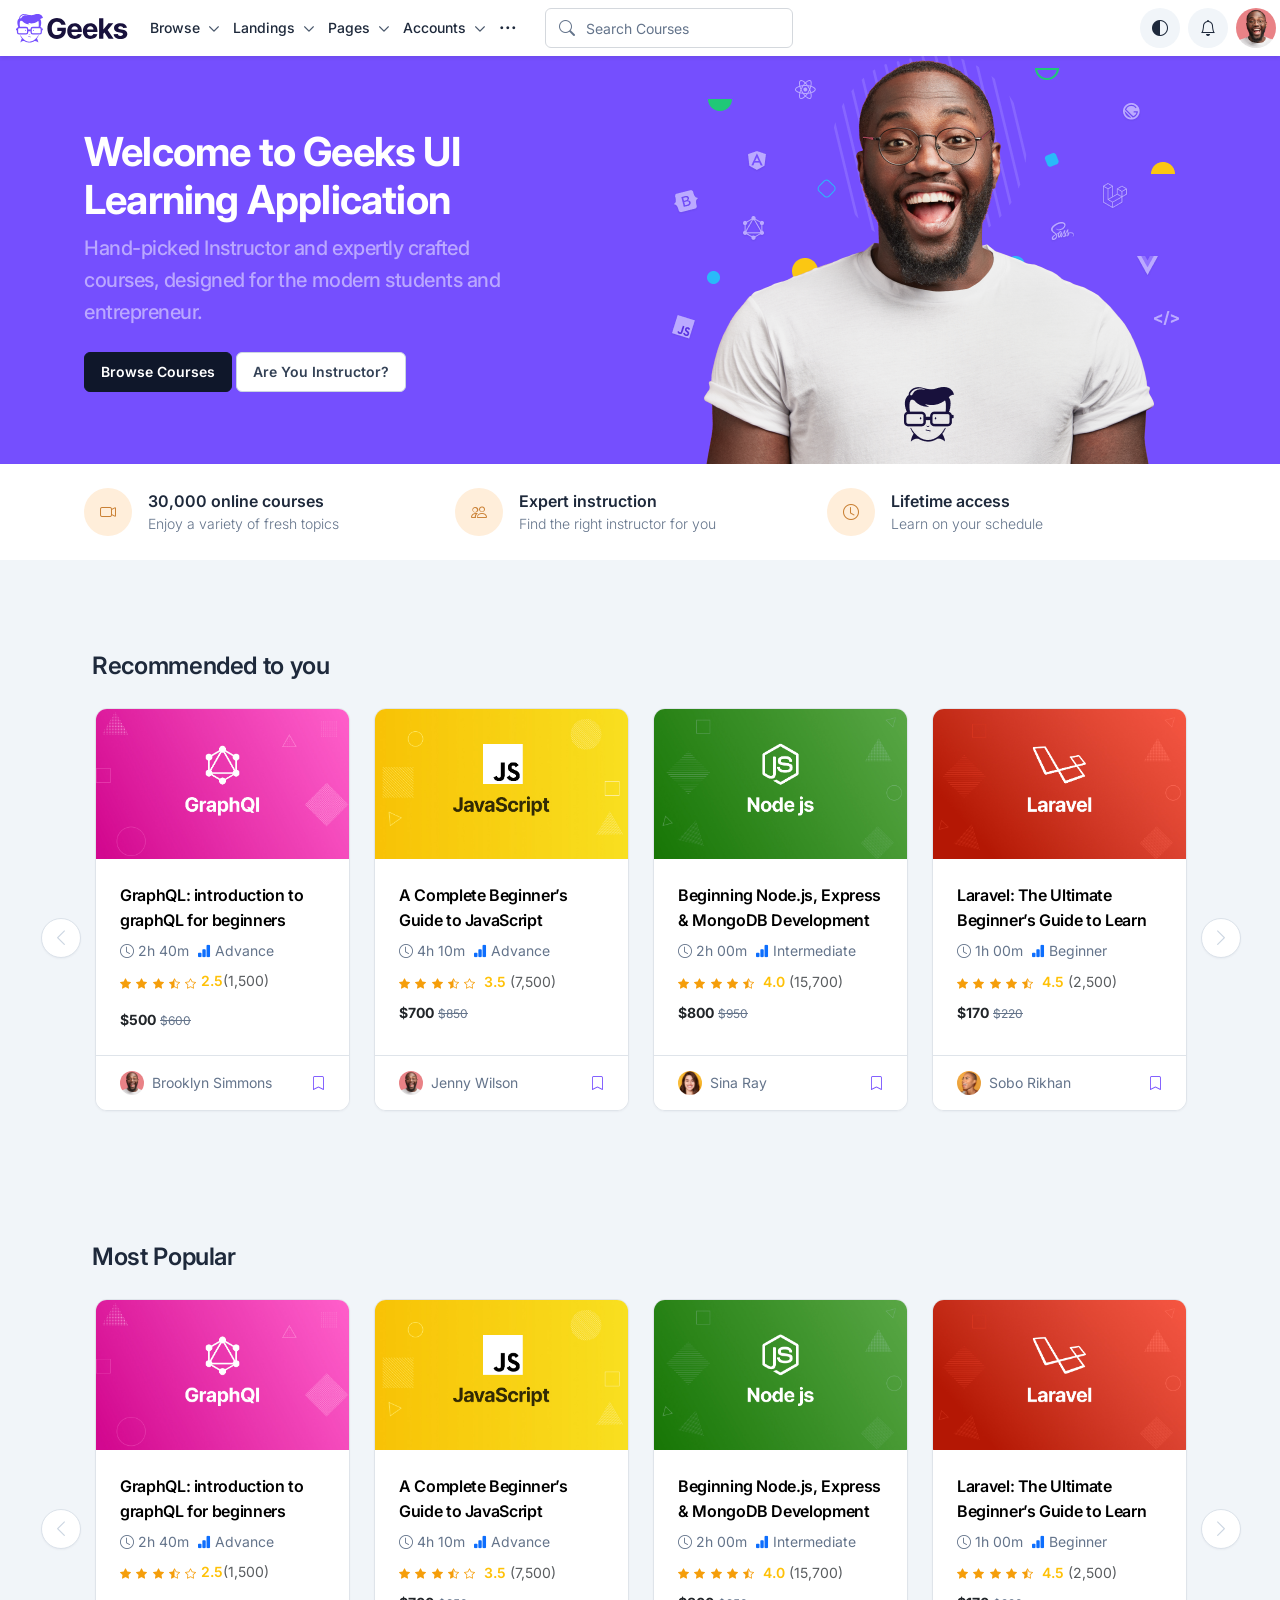
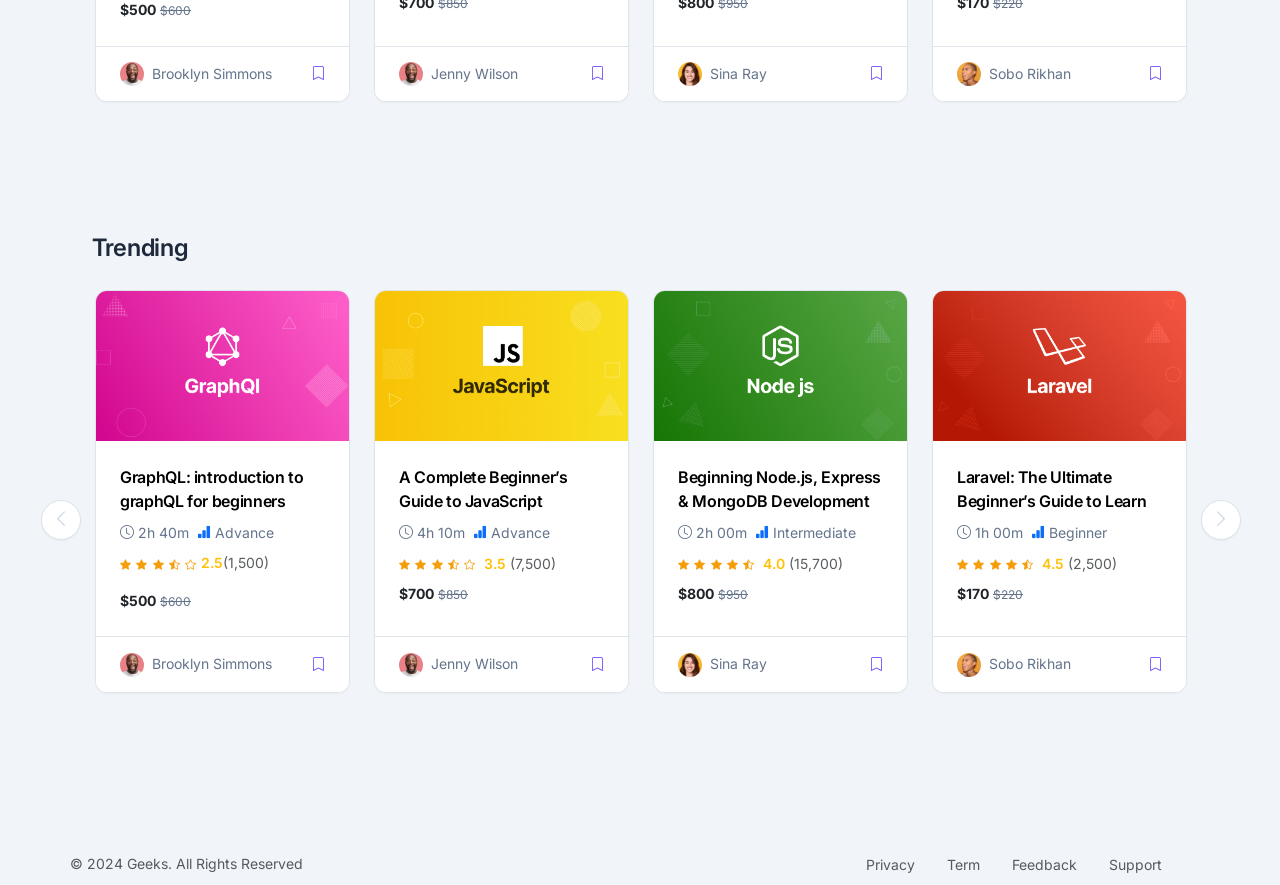
<file: index.html>
<!doctype html>
<html lang="en">
  <head>
    <meta charset="utf-8" />
    <meta name="viewport" content="width=device-width, initial-scale=1" />
    <title>Geeks React</title>
    <link
      rel="shortcut icon"
      href="./assets/imgi_1_favicon.ico"
      type="image/x-icon"
    />

    <link
      href="https://cdn.jsdelivr.net/npm/bootstrap@5.3.8/dist/css/bootstrap.min.css"
      rel="stylesheet"
      integrity="sha384-sRIl4kxILFvY47J16cr9ZwB07vP4J8+LH7qKQnuqkuIAvNWLzeN8tE5YBujZqJLB"
      crossorigin="anonymous"
    />

    <link
      rel="stylesheet"
      href="https://cdnjs.cloudflare.com/ajax/libs/font-awesome/6.5.1/css/all.min.css"
    />
    <link
      rel="stylesheet"
      href="https://cdn.jsdelivr.net/npm/bootstrap-icons@1.11.1/font/bootstrap-icons.css"
    />
    <link rel="preconnect" href="https://fonts.googleapis.com" />
    <link rel="preconnect" href="https://fonts.gstatic.com" crossorigin />
    <link
      href="https://fonts.googleapis.com/css2?family=Inter:wght@400;500;600;700&display=swap"
      rel="stylesheet"
    />

    <link rel="stylesheet" href="./css_files/index.css" />

    <style></style>
  </head>

  <body>
    <!-- Navbar -->
    <header>
      <nav class="navbar navbar-expand-lg bg-white shadow-sm py-2 geeks-navbar">
        <div class="container-fluid ps-3 pe-1">
          <a class="navbar-brand py-0 me-0" href="#">
            <img
              src="assets/logo.e22c846d87ff5a1252df471397badc6d.svg"
              alt="Logo"
              class="nav-logo"
            />
          </a>
          <div
            class="d-flex icons-mobile align-items-center ms-auto gap-2 ms-0 ms-lg-5 mt-3 mt-lg-0 flex-wrap"
          >
            <div class="dropdown">
              <button
                type="button"
                class="btn nav-circle-btn"
                data-bs-toggle="dropdown"
                aria-expanded="false"
              >
                <i class="bi bi-circle-half"></i>
              </button>
              <ul
                class="dropdown-menu dropdown-menu-end border-0 shadow-sm rounded-3 main-menu"
              >
                <li>
                  <a
                    class="dropdown-item menu-item d-flex align-items-center gap-2"
                    href="#"
                    ><i class="bi bi-sun"></i><span>Light</span></a
                  >
                </li>
                <li>
                  <a
                    class="dropdown-item menu-item d-flex align-items-center gap-2"
                    href="#"
                    ><i class="bi bi-moon-stars"></i><span>Dark</span></a
                  >
                </li>
                <li>
                  <a
                    class="dropdown-item menu-item d-flex align-items-center gap-2"
                    href="#"
                    ><i class="bi bi-circle-half"></i><span>Auto</span></a
                  >
                </li>
              </ul>
            </div>

            <div class="dropdown">
              <button
                type="button"
                class="btn nav-circle-btn"
                data-bs-toggle="dropdown"
                aria-expanded="false"
              >
                <i class="bi bi-bell"></i>
              </button>
              <ul
                class="dropdown-menu dropdown-menu-end border-0 shadow-sm rounded-3 main-menu"
              >
                <li class="dropdown-header fw-semibold px-3 py-2">
                  Notifications
                </li>
                <li>
                  <hr class="dropdown-divider my-0" />
                </li>
                <li>
                  <a class="dropdown-item menu-item" href="#"
                    >New order received</a
                  >
                </li>
                <li>
                  <a class="dropdown-item menu-item" href="#">Course updated</a>
                </li>
                <li>
                  <a class="dropdown-item menu-item" href="#">New message</a>
                </li>
              </ul>
            </div>

            <div class="dropdown">
              <button
                class="btn p-0 border-0 bg-transparent"
                type="button"
                data-bs-toggle="dropdown"
                aria-expanded="false"
              >
                <img
                  src="./assets/avatar-1.d2fd9642fd3628734b27.jpg"
                  alt="User avatar"
                  class="rounded-circle nav-avatar"
                />
              </button>
              <ul
                class="dropdown-menu dropdown-menu-end border-0 shadow-sm rounded-3 main-menu"
              >
                <li class="px-3 py-2">
                  <h6 class="mb-0">Muhammad Haseeb</h6>
                  <small class="text-muted">Software Engineer Intern</small>
                </li>
                <li>
                  <hr class="dropdown-divider" />
                </li>
                <li>
                  <a class="dropdown-item menu-item" href="#">Profile</a>
                </li>
                <li>
                  <a class="dropdown-item menu-item" href="#">Settings</a>
                </li>
                <li>
                  <a class="dropdown-item menu-item text-danger" href="#"
                    >Sign Out</a
                  >
                </li>
              </ul>
            </div>
          </div>

          <button
            class="navbar-toggler border-0 shadow-none"
            type="button"
            data-bs-toggle="collapse"
            data-bs-target="#geeksNavbar"
            aria-controls="geeksNavbar"
            aria-expanded="false"
            aria-label="Toggle navigation"
          >
            <span class="navbar-toggler-icon"></span>
          </button>

          <div
            class="nav_submain collapse navbar-collapse align-items-start"
            id="geeksNavbar"
          >
            <ul class="navbar-nav align-items-lg-center mb-2 mb-lg-0">
              <li class="nav-item dropdown">
                <a
                  class="nav-link dropdown-toggle top-link"
                  href="#"
                  role="button"
                  data-bs-toggle="dropdown"
                  aria-expanded="false"
                >
                  Browse
                </a>
                <ul
                  class="dropdown-menu border-0 shadow-sm rounded-3 main-menu browse-menu"
                >
                  <li class="dropdown-submenu position-relative">
                    <a
                      class="dropdown-item menu-item d-flex justify-content-between align-items-center submenu-link"
                      href="#"
                    >
                      <span>Web Development</span>
                      <i class="bi bi-chevron-right small text-secondary"></i>
                    </a>
                    <ul
                      class="dropdown-menu border-0 shadow-sm rounded-3 submenu-menu"
                    >
                      <li>
                        <a class="dropdown-item menu-item" href="#">HTML</a>
                      </li>
                      <li>
                        <a class="dropdown-item menu-item" href="#">CSS</a>
                      </li>
                      <li>
                        <a class="dropdown-item menu-item" href="#"
                          >Bootstrap</a
                        >
                      </li>
                      <li>
                        <a class="dropdown-item menu-item" href="#"
                          >JavaScript</a
                        >
                      </li>
                    </ul>
                  </li>

                  <li class="dropdown-submenu position-relative">
                    <a
                      class="dropdown-item menu-item d-flex justify-content-between align-items-center submenu-link"
                      href="#"
                    >
                      <span>Design</span>
                      <i class="bi bi-chevron-right small text-secondary"></i>
                    </a>
                    <ul
                      class="dropdown-menu border-0 shadow-sm rounded-3 submenu-menu"
                    >
                      <li>
                        <a class="dropdown-item menu-item" href="#"
                          >UI Design</a
                        >
                      </li>
                      <li>
                        <a class="dropdown-item menu-item" href="#"
                          >UX Design</a
                        >
                      </li>
                      <li>
                        <a class="dropdown-item menu-item" href="#">Figma</a>
                      </li>
                    </ul>
                  </li>

                  <li>
                    <a class="dropdown-item menu-item" href="#">Mobile App</a>
                  </li>
                  <li>
                    <a class="dropdown-item menu-item" href="#">IT Software</a>
                  </li>
                  <li>
                    <a class="dropdown-item menu-item" href="#">Marketing</a>
                  </li>
                  <li><a class="dropdown-item menu-item" href="#">Music</a></li>
                  <li>
                    <a class="dropdown-item menu-item" href="#">Life Style</a>
                  </li>
                  <li>
                    <a class="dropdown-item menu-item" href="#">Business</a>
                  </li>
                  <li>
                    <a class="dropdown-item menu-item" href="#">Photography</a>
                  </li>
                </ul>
              </li>

              <li class="nav-item dropdown">
                <a
                  class="nav-link dropdown-toggle top-link"
                  href="#"
                  role="button"
                  data-bs-toggle="dropdown"
                  aria-expanded="false"
                >
                  Landings
                </a>
                <ul
                  class="dropdown-menu border-0 shadow-sm rounded-3 main-menu landings-menu"
                >
                  <li>
                    <h6 class="dropdown-header menu-heading">LANDINGS</h6>
                  </li>

                  <li>
                    <a
                      class="dropdown-item menu-item d-flex justify-content-between align-items-center active-item"
                      href="#"
                    >
                      <span>Home Abroad</span>
                      <span class="badge text-bg-primary rounded-1 ms-2"
                        >New</span
                      >
                    </a>
                  </li>
                  <li>
                    <a
                      class="dropdown-item menu-item d-flex justify-content-between align-items-center"
                      href="#"
                    >
                      <span>Home Learning Platform</span>
                      <span class="badge text-bg-primary rounded-1 ms-2"
                        >New</span
                      >
                    </a>
                  </li>
                  <li>
                    <a class="dropdown-item menu-item" href="#">Home Mentor</a>
                  </li>
                  <li>
                    <a class="dropdown-item menu-item" href="#"
                      >Home Education</a
                    >
                  </li>
                  <li>
                    <a class="dropdown-item menu-item" href="#">Home Academy</a>
                  </li>
                  <li>
                    <a class="dropdown-item menu-item" href="#">Home Courses</a>
                  </li>
                  <li>
                    <a class="dropdown-item menu-item" href="#">Home SaaS</a>
                  </li>

                  <li>
                    <hr class="dropdown-divider my-2" />
                  </li>

                  <li>
                    <a class="dropdown-item menu-item" href="#">Lead Course</a>
                  </li>
                  <li>
                    <a class="dropdown-item menu-item" href="#"
                      >Request Access</a
                    >
                  </li>
                  <li>
                    <a class="dropdown-item menu-item" href="#">Job Listing</a>
                  </li>
                </ul>
              </li>

              <li class="nav-item dropdown">
                <a
                  class="nav-link dropdown-toggle top-link"
                  href="#"
                  role="button"
                  data-bs-toggle="dropdown"
                  aria-expanded="false"
                >
                  Pages
                </a>
                <ul
                  class="dropdown-menu border-0 shadow-sm rounded-3 main-menu pages-menu"
                >
                  <li class="dropdown-submenu position-relative">
                    <a
                      class="dropdown-item menu-item d-flex justify-content-between align-items-center submenu-link"
                      href="#"
                    >
                      <span>Courses</span>
                      <i class="bi bi-chevron-right small text-secondary"></i>
                    </a>
                    <ul
                      class="dropdown-menu border-0 shadow-sm rounded-3 submenu-menu"
                    >
                      <li>
                        <a class="dropdown-item menu-item" href="./content.html"
                          >Courses</a
                        >
                      </li>
                      <li>
                        <a class="dropdown-item menu-item" href="#"
                          >Course Single</a
                        >
                      </li>
                      <li>
                        <a class="dropdown-item menu-item" href="#"
                          >Course Category</a
                        >
                      </li>
                    </ul>
                  </li>

                  <li class="dropdown-submenu position-relative">
                    <a
                      class="dropdown-item menu-item d-flex justify-content-between align-items-center submenu-link"
                      href="#"
                    >
                      <span>Paths</span>
                      <i class="bi bi-chevron-right small text-secondary"></i>
                    </a>
                    <ul
                      class="dropdown-menu border-0 shadow-sm rounded-3 submenu-menu"
                    >
                      <li>
                        <a class="dropdown-item menu-item" href="#"
                          >Browse Path</a
                        >
                      </li>
                      <li>
                        <a class="dropdown-item menu-item" href="#"
                          >Path Single</a
                        >
                      </li>
                    </ul>
                  </li>

                  <li class="dropdown-submenu position-relative">
                    <a
                      class="dropdown-item menu-item d-flex justify-content-between align-items-center submenu-link"
                      href="#"
                    >
                      <span>Blog</span>
                      <i class="bi bi-chevron-right small text-secondary"></i>
                    </a>
                    <ul
                      class="dropdown-menu border-0 shadow-sm rounded-3 submenu-menu"
                    >
                      <li>
                        <a class="dropdown-item menu-item" href="#"
                          >Blog Listing</a
                        >
                      </li>
                      <li>
                        <a class="dropdown-item menu-item" href="#">Article</a>
                      </li>
                    </ul>
                  </li>

                  <li class="dropdown-submenu position-relative">
                    <a
                      class="dropdown-item menu-item d-flex justify-content-between align-items-center submenu-link"
                      href="#"
                    >
                      <span>Career</span>
                      <i class="bi bi-chevron-right small text-secondary"></i>
                    </a>
                    <ul
                      class="dropdown-menu border-0 shadow-sm rounded-3 submenu-menu"
                    >
                      <li>
                        <a class="dropdown-item menu-item" href="#"
                          >Career List</a
                        >
                      </li>
                      <li>
                        <a class="dropdown-item menu-item" href="#"
                          >Career Single</a
                        >
                      </li>
                    </ul>
                  </li>

                  <li class="dropdown-submenu position-relative">
                    <a
                      class="dropdown-item menu-item d-flex justify-content-between align-items-center submenu-link"
                      href="#"
                    >
                      <span>Portfolio</span>
                      <i class="bi bi-chevron-right small text-secondary"></i>
                    </a>
                    <ul
                      class="dropdown-menu border-0 shadow-sm rounded-3 submenu-menu"
                    >
                      <li>
                        <a class="dropdown-item menu-item" href="#"
                          >Portfolio</a
                        >
                      </li>
                      <li>
                        <a class="dropdown-item menu-item" href="#"
                          >Portfolio Single</a
                        >
                      </li>
                    </ul>
                  </li>

                  <li class="dropdown-submenu position-relative">
                    <a
                      class="dropdown-item menu-item d-flex justify-content-between align-items-center submenu-link"
                      href="#"
                    >
                      <span>Mentor</span>
                      <i class="bi bi-chevron-right small text-secondary"></i>
                    </a>
                    <ul
                      class="dropdown-menu border-0 shadow-sm rounded-3 submenu-menu"
                    >
                      <li>
                        <a class="dropdown-item menu-item" href="#"
                          >Mentor List</a
                        >
                      </li>
                      <li>
                        <a class="dropdown-item menu-item" href="#"
                          >Mentor Single</a
                        >
                      </li>
                    </ul>
                  </li>

                  <li class="dropdown-submenu position-relative">
                    <a
                      class="dropdown-item menu-item d-flex justify-content-between align-items-center submenu-link"
                      href="#"
                    >
                      <span>Job</span>
                      <i class="bi bi-chevron-right small text-secondary"></i>
                    </a>
                    <ul
                      class="dropdown-menu border-0 shadow-sm rounded-3 submenu-menu"
                    >
                      <li>
                        <a class="dropdown-item menu-item" href="#">Job List</a>
                      </li>
                      <li>
                        <a class="dropdown-item menu-item" href="#"
                          >Job Single</a
                        >
                      </li>
                    </ul>
                  </li>

                  <li class="dropdown-submenu position-relative">
                    <a
                      class="dropdown-item menu-item d-flex justify-content-between align-items-center submenu-link"
                      href="#"
                    >
                      <span>Specialty</span>
                      <i class="bi bi-chevron-right small text-secondary"></i>
                    </a>
                    <ul
                      class="dropdown-menu border-0 shadow-sm rounded-3 submenu-menu"
                    >
                      <li>
                        <a class="dropdown-item menu-item" href="#"
                          >Coming Soon</a
                        >
                      </li>
                      <li>
                        <a class="dropdown-item menu-item" href="#"
                          >404 Error</a
                        >
                      </li>
                      <li>
                        <a class="dropdown-item menu-item" href="#"
                          >Maintenance</a
                        >
                      </li>
                    </ul>
                  </li>

                  <li>
                    <hr class="dropdown-divider my-2" />
                  </li>

                  <li><a class="dropdown-item menu-item" href="#">About</a></li>

                  <li class="dropdown-submenu position-relative">
                    <a
                      class="dropdown-item menu-item d-flex justify-content-between align-items-center submenu-link"
                      href="#"
                    >
                      <span>Help Center</span>
                      <i class="bi bi-chevron-right small text-secondary"></i>
                    </a>
                    <ul
                      class="dropdown-menu border-0 shadow-sm rounded-3 submenu-menu"
                    >
                      <li>
                        <a class="dropdown-item menu-item" href="#"
                          >Help Center</a
                        >
                      </li>
                      <li>
                        <a class="dropdown-item menu-item" href="#">FAQ</a>
                      </li>
                    </ul>
                  </li>

                  <li>
                    <a class="dropdown-item menu-item" href="#">Pricing</a>
                  </li>
                  <li>
                    <a class="dropdown-item menu-item" href="#">Compare Plan</a>
                  </li>
                  <li>
                    <a class="dropdown-item menu-item" href="#">Contact</a>
                  </li>
                </ul>
              </li>

              <li class="nav-item dropdown">
                <a
                  class="nav-link dropdown-toggle top-link"
                  href="#"
                  role="button"
                  data-bs-toggle="dropdown"
                  aria-expanded="false"
                >
                  Accounts
                </a>
                <ul
                  class="dropdown-menu border-0 shadow-sm rounded-3 main-menu accounts-menu"
                >
                  <li>
                    <h6 class="dropdown-header menu-heading">ACCOUNTS</h6>
                  </li>

                  <li class="dropdown-submenu position-relative">
                    <a
                      class="dropdown-item menu-item d-flex justify-content-between align-items-center submenu-link"
                      href="#"
                    >
                      <span>Instructor</span>
                      <i class="bi bi-chevron-right small text-secondary"></i>
                    </a>
                    <ul
                      class="dropdown-menu border-0 shadow-sm rounded-3 submenu-menu"
                    >
                      <li>
                        <a class="dropdown-item menu-item" href="#"
                          >Dashboard</a
                        >
                      </li>
                      <li>
                        <a class="dropdown-item menu-item" href="#">Courses</a>
                      </li>
                      <li>
                        <a class="dropdown-item menu-item" href="#">Quiz</a>
                      </li>
                    </ul>
                  </li>

                  <li class="dropdown-submenu position-relative">
                    <a
                      class="dropdown-item menu-item d-flex justify-content-between align-items-center submenu-link"
                      href="#"
                    >
                      <span>Students</span>
                      <i class="bi bi-chevron-right small text-secondary"></i>
                    </a>
                    <ul
                      class="dropdown-menu border-0 shadow-sm rounded-3 submenu-menu"
                    >
                      <li>
                        <a class="dropdown-item menu-item" href="#"
                          >Student Dashboard</a
                        >
                      </li>
                      <li>
                        <a class="dropdown-item menu-item" href="#"
                          >My Courses</a
                        >
                      </li>
                      <li>
                        <a class="dropdown-item menu-item" href="#">Wishlist</a>
                      </li>
                    </ul>
                  </li>

                  <li class="dropdown-submenu position-relative">
                    <a
                      class="dropdown-item menu-item d-flex justify-content-between align-items-center submenu-link"
                      href="#"
                    >
                      <span>Admin</span>
                      <i class="bi bi-chevron-right small text-secondary"></i>
                    </a>
                    <ul
                      class="dropdown-menu border-0 shadow-sm rounded-3 submenu-menu"
                    >
                      <li>
                        <a class="dropdown-item menu-item" href="#">Overview</a>
                      </li>
                      <li>
                        <a class="dropdown-item menu-item" href="#">Users</a>
                      </li>
                      <li>
                        <a class="dropdown-item menu-item" href="#">Settings</a>
                      </li>
                    </ul>
                  </li>

                  <li>
                    <hr class="dropdown-divider my-2" />
                  </li>

                  <li>
                    <a class="dropdown-item menu-item" href="#">Sign In</a>
                  </li>
                  <li>
                    <a class="dropdown-item menu-item" href="#">Sign Up</a>
                  </li>
                  <li>
                    <a class="dropdown-item menu-item" href="#"
                      >Forgot Password</a
                    >
                  </li>
                  <li>
                    <a class="dropdown-item menu-item" href="#">Edit Profile</a>
                  </li>
                  <li>
                    <a class="dropdown-item menu-item" href="#">Security</a>
                  </li>
                  <li>
                    <a class="dropdown-item menu-item" href="#"
                      >Social Profiles</a
                    >
                  </li>
                  <li>
                    <a class="dropdown-item menu-item" href="#"
                      >Notifications</a
                    >
                  </li>
                  <li>
                    <a class="dropdown-item menu-item" href="#"
                      >Privacy Settings</a
                    >
                  </li>
                  <li>
                    <a class="dropdown-item menu-item" href="#"
                      >Delete Profile</a
                    >
                  </li>
                  <li>
                    <a class="dropdown-item menu-item" href="#"
                      >Linked Accounts</a
                    >
                  </li>
                </ul>
              </li>

              <li class="nav-item dropdown">
                <a
                  class="dot_dropdown nav-link dropdown-toggle top-link fs-3 fw-bold"
                  href="#"
                  role="button"
                  data-bs-toggle="dropdown"
                  aria-expanded="false"
                >
                  ...
                </a>
                <ul
                  class="dropdown-menu border-0 shadow-sm rounded-3 more-menu p-3"
                >
                  <li>
                    <a
                      href="#"
                      class="more-item d-flex align-items-start text-decoration-none"
                    >
                      <span class="more-icon me-3"
                        ><i class="bi bi-file-earmark-text"></i
                      ></span>
                      <span>
                        <span class="d-block more-title">Documentation</span>
                        <span class="d-block more-desc"
                          >Browse the all documentation</span
                        >
                      </span>
                    </a>
                  </li>

                  <li class="mt-3">
                    <a
                      href="#"
                      class="more-item d-flex align-items-start text-decoration-none"
                    >
                      <span class="more-icon me-3"
                        ><i class="bi bi-stickies"></i
                      ></span>
                      <span class="w-100">
                        <span class="d-flex align-items-center gap-2">
                          <span class="more-title">Snippets</span>
                          <span class="badge text-bg-primary rounded-1"
                            >New</span
                          >
                        </span>
                        <span class="d-block more-desc">Bunch of Snippet</span>
                      </span>
                    </a>
                  </li>

                  <li class="mt-3">
                    <a
                      href="#"
                      class="more-item d-flex align-items-start text-decoration-none"
                    >
                      <span class="more-icon me-3"
                        ><i class="bi bi-stack"></i
                      ></span>
                      <span>
                        <span class="d-flex align-items-center gap-2">
                          <span class="more-title">Changelog</span>
                          <span class="version-text">v3.1.0</span>
                        </span>
                        <span class="d-block more-desc">See what's new</span>
                      </span>
                    </a>
                  </li>
                </ul>
              </li>
            </ul>

            <div
              class="ms-lg-3 me-auto mt-3 mt-lg-0 search-wrap border"
              style="border: none !important; outline: none !important"
            >
              <form role="search">
                <div class="position-relative">
                  <i class="bi bi-search fs-6 search-icon"></i>
                  <input
                    class="form-control search-input shadow-none"
                    type="search"
                    placeholder="Search Courses"
                    aria-label="Search"
                  />
                </div>
              </form>
            </div>

            <div
              class="d-flex icons-desktop align-items-center gap-2 ms-0 ms-lg-5 mt-3 mt-lg-0 flex-wrap"
            >
              <div class="dropdown">
                <button
                  type="button"
                  class="btn nav-circle-btn"
                  data-bs-toggle="dropdown"
                  aria-expanded="false"
                >
                  <i class="bi bi-circle-half"></i>
                </button>
                <ul
                  class="dropdown-menu dropdown-menu-end border-0 shadow-sm rounded-3 main-menu"
                >
                  <li>
                    <a
                      class="dropdown-item menu-item d-flex align-items-center gap-2"
                      href="#"
                      ><i class="bi bi-sun"></i><span>Light</span></a
                    >
                  </li>
                  <li>
                    <a
                      class="dropdown-item menu-item d-flex align-items-center gap-2"
                      href="#"
                      ><i class="bi bi-moon-stars"></i><span>Dark</span></a
                    >
                  </li>
                  <li>
                    <a
                      class="dropdown-item menu-item d-flex align-items-center gap-2"
                      href="#"
                      ><i class="bi bi-circle-half"></i><span>Auto</span></a
                    >
                  </li>
                </ul>
              </div>

              <div class="dropdown">
                <button
                  type="button"
                  class="btn nav-circle-btn"
                  data-bs-toggle="dropdown"
                  aria-expanded="false"
                >
                  <i class="bi bi-bell"></i>
                </button>
                <ul
                  class="dropdown-menu dropdown-menu-end border-0 shadow-sm rounded-3 main-menu"
                >
                  <li class="dropdown-header fw-semibold px-3 py-2">
                    Notifications
                  </li>
                  <li>
                    <hr class="dropdown-divider my-0" />
                  </li>
                  <li>
                    <a class="dropdown-item menu-item" href="#"
                      >New order received</a
                    >
                  </li>
                  <li>
                    <a class="dropdown-item menu-item" href="#"
                      >Course updated</a
                    >
                  </li>
                  <li>
                    <a class="dropdown-item menu-item" href="#">New message</a>
                  </li>
                </ul>
              </div>

              <div class="dropdown">
                <button
                  class="btn p-0 border-0 bg-transparent"
                  type="button"
                  data-bs-toggle="dropdown"
                  aria-expanded="false"
                >
                  <img
                    src="./assets/avatar-1.d2fd9642fd3628734b27.jpg"
                    alt="User avatar"
                    class="rounded-circle nav-avatar"
                  />
                </button>
                <ul
                  class="dropdown-menu dropdown-menu-end border-0 shadow-sm rounded-3 main-menu"
                >
                  <li class="px-3 py-2">
                    <h6 class="mb-0">Muhammad Haseeb</h6>
                    <small class="text-muted">Software Engineer Intern</small>
                  </li>
                  <li>
                    <hr class="dropdown-divider" />
                  </li>
                  <li>
                    <a class="dropdown-item menu-item" href="#">Profile</a>
                  </li>
                  <li>
                    <a class="dropdown-item menu-item" href="#">Settings</a>
                  </li>
                  <li>
                    <a class="dropdown-item menu-item text-danger" href="#"
                      >Sign Out</a
                    >
                  </li>
                </ul>
              </div>
            </div>
          </div>
        </div>
      </nav>
    </header>
    <!-- banner section -->

    <div class="container-fluid banner ps-3 m-0">
      <div class="container banner_container">
        <div class="align-items-center g-0 row">
          <div class="col-12 col-lg-6 col-xl-5 py-5 py-lg-0 text-start">
            <h1 class="text-white display-4 fw-bold">
              Welcome to Geeks UI Learning Application
            </h1>
            <p class="text-white-50 mb-4 lead">
              Hand-picked Instructor and expertly crafted courses, designed for
              the modern students and entrepreneur.
            </p>
            <div
              class="d-flex flex-sm-row justify-content-start justify-content-lg-start gap-1"
            >
              <button type="button" class="btn btn-dark">Browse Courses</button>
              <button type="button" class="btn btn-light">
                Are You Instructor?
              </button>
            </div>
          </div>

          <div
            class="text-center text-lg-end col-12 col-lg-6 col-xl-7 mt-4 mt-lg-0"
          >
            <img
              src="./assets/hero-img.c1489dfacfd7fadae59a.png"
              alt="not found"
              class="img-fluid"
            />
          </div>
        </div>
      </div>
    </div>
    <!-- banner bottom -->
    <div class="container-fuild banner_buttom">
      <section class="bg-white py-4 shadow-sm">
        <div class="container" style="padding-left: 14px !important">
          <div class="row align-items-center g-4 mx-0">
            <div class="col-12 col-lg-4 ps-0">
              <div class="d-flex align-items-center">
                <span
                  class="bg-light-warning rounded-circle text-center p-3 font-weight-semibold"
                >
                  <i class="bi bi-camera-video rounded-circle"></i>
                </span>
                <div class="ms-3">
                  <h4 class="mb-0 fw-semi-bold">30,000 online courses</h4>
                  <p class="mb-0 fw-light">Enjoy a variety of fresh topics</p>
                </div>
              </div>
            </div>

            <div class="col-12 col-lg-4 px-0">
              <div class="d-flex align-items-center">
                <span class="bg-light-warning rounded-circle p-3">
                  <i class="bi bi-people"></i>
                </span>
                <div class="ms-3">
                  <h4 class="mb-0 fw-semi-bold">Expert instruction</h4>
                  <p class="mb-0 fw-light">Find the right instructor for you</p>
                </div>
              </div>
            </div>

            <div class="col-12 col-lg-4 px-0">
              <div class="d-flex align-items-center">
                <span class="bg-light-warning rounded-circle p-3">
                  <i class="bi bi-clock"></i>
                </span>
                <div class="ms-3">
                  <h4 class="mb-0 fw-semi-bold">Lifetime access</h4>
                  <p class="mb-0 fw-light">Learn on your schedule</p>
                </div>
              </div>
            </div>
          </div>
        </div>
      </section>
    </div>
    <!-- recommendation card section -->

    <section class="recommended-section">
      <div class="container recommended-container adjust_container">
        <div class="row">
          <div class="col-12">
            <h2 class="recommended-title mx-2 mb-4">Recommended to you</h2>
          </div>
        </div>

        <div class="recommended-slider-area">
          <!-- visible only, no functionality -->
          <button
            type="button"
            class="recommended-arrow recommended-arrow-prev bg-white d-sm-none d-md-none d-lg-flex"
            aria-label="Previous"
          >
            <i class="bi bi-chevron-left"></i>
          </button>

          <button
            type="button"
            class="recommended-arrow recommended-arrow-next bg-white d-sm-none d-md-none d-lg-flex"
            aria-label="Next"
          >
            <i class="bi bi-chevron-right"></i>
          </button>

          <div class="row justify-content-center recommended-cards-row">
            <!-- card 1 -->
            <div
              class="col-12 col-md-6 col-lg-3 mb-4 recommended-col px-0 justify-content-center d-flex"
            >
              <div
                class="card index_card recommended-card-box"
                style="width: 15rem"
              >
                <img
                  src="./assets/course-graphql.f5dec42e4ae0102ebffa.jpg"
                  class="card-img-top card_index_img"
                  alt="GraphQL"
                />
                <div class="card-body p-4">
                  <h5 class="card-title">
                    <a href=""
                      >GraphQL: introduction to graphQL for beginners</a
                    >
                  </h5>
                  <div class="d-flex align-items-start gap-2 mb-2">
                    <div class="d-flex align-items-center mt-2">
                      <i class="bi bi-clock me-1"></i>
                      <span class="fw-light">2h 40m</span>
                    </div>

                    <div class="d-flex align-items-center mt-2">
                      <i class="bi bi-bar-chart-fill me-1 text-primary"></i>
                      <span class="fw-light">Advance</span>
                    </div>
                  </div>

                  <div
                    class="mb-3 d-flex align-items-center justify-content-start"
                  >
                    <span
                      class="text-warning align-items-start justify-content-start fs-6 d-flex gap-1"
                    >
                      <i class="bi bi-star-fill card_stars"></i>
                      <i class="bi bi-star-fill card_stars"></i>
                      <i class="bi bi-star-fill card_stars"></i>
                      <i class="bi bi-star-half card_stars"></i>
                      <i class="bi bi-star card_stars"></i>
                    </span>
                    <span class="fw-semibold text-warning ms-1">2.5</span>
                    <span class="fw-light text-muted">(1,500)</span>
                  </div>

                  <div class="">
                    <span class="fw-bold fs-6">$500</span>
                    <span class="fw-light text-decoration-line-through"
                      >$600</span
                    >
                  </div>
                </div>

                <div class="card-footer recommended-card-footer">
                  <div class="align-items-center g-0 row">
                    <div class="col-auto">
                      <img
                        src="./assets/avatar-1.d2fd9642fd3628734b27.jpg"
                        alt="Brooklyn Simmons"
                        class="rounded-circle avatar-xs"
                      />
                    </div>
                    <div class="col ms-2">
                      <span class="fw-light">Brooklyn Simmons</span>
                    </div>
                    <div class="col-auto">
                      <a href="#" class="recommended-bookmark">
                        <i class="bi bi-bookmark"></i>
                      </a>
                    </div>
                  </div>
                </div>
              </div>
            </div>

            <!-- card 2 -->
            <div
              class="col-12 col-md-6 col-lg-3 mb-4 recommended-col px-0 d-flex justify-content-center"
            >
              <div
                class="card index_card recommended-card-box"
                style="width: 15rem"
              >
                <img
                  src="./assets/course-javascript.8afdeff32816e30422da.jpg"
                  class="card-img-top card_index_img"
                  alt="JavaScript"
                />
                <div class="card-body p-4">
                  <h5 class="card-title">
                    <a href="">A Complete Beginner’s Guide to JavaScript</a>
                  </h5>
                  <div class="d-flex align-items-start gap-2 mb-2">
                    <div class="d-flex align-items-center mt-2">
                      <i class="bi bi-clock me-1"></i>
                      <span class="fw-light">4h 10m</span>
                    </div>

                    <div class="d-flex align-items-center mt-2">
                      <i class="bi bi-bar-chart-fill me-1 text-primary"></i>
                      <span class="fw-light">Advance</span>
                    </div>
                  </div>

                  <div class="mb-2">
                    <span class="text-warning fs-6">
                      <i class="bi bi-star-fill card_stars"></i>
                      <i class="bi bi-star-fill card_stars"></i>
                      <i class="bi bi-star-fill card_stars"></i>
                      <i class="bi bi-star-half card_stars"></i>
                      <i class="bi bi-star card_stars"></i>
                    </span>
                    <span class="fw-semibold text-warning ms-1">3.5</span>
                    <span class="fw-light text-muted">(7,500)</span>
                  </div>

                  <div class="">
                    <span class="fw-bold fs-6">$700</span>
                    <span class="fw-light text-decoration-line-through"
                      >$850</span
                    >
                  </div>
                </div>

                <div class="card-footer recommended-card-footer">
                  <div class="align-items-center g-0 row">
                    <div class="col-auto">
                      <img
                        src="./assets/avatar-1.d2fd9642fd3628734b27.jpg"
                        alt="Jenny Wilson"
                        class="rounded-circle avatar-xs"
                      />
                    </div>
                    <div class="col ms-2">
                      <span class="fw-light">Jenny Wilson</span>
                    </div>
                    <div class="col-auto">
                      <a href="#" class="recommended-bookmark">
                        <i class="bi bi-bookmark"></i>
                      </a>
                    </div>
                  </div>
                </div>
              </div>
            </div>

            <!-- card 3 -->
            <div
              class="col-12 col-md-6 col-lg-3 mb-4 recommended-col px-0 d-flex justify-content-center"
            >
              <div
                class="card index_card recommended-card-box"
                style="width: 15rem"
              >
                <img
                  src="./assets/course-node.291fe1cded8ebab181ab.jpg"
                  class="card-img-top card_index_img"
                  alt="Node js"
                />
                <div class="card-body p-4">
                  <h5 class="card-title">
                    <a href=""
                      >Beginning Node.js, Express &amp; MongoDB Development</a
                    >
                  </h5>
                  <div class="d-flex align-items-start gap-2 mb-2">
                    <div class="d-flex align-items-center mt-2">
                      <i class="bi bi-clock me-1"></i>
                      <span class="fw-light">2h 00m</span>
                    </div>

                    <div class="d-flex align-items-center mt-2">
                      <i class="bi bi-bar-chart-fill me-1 text-primary"></i>
                      <span class="fw-light">Intermediate</span>
                    </div>
                  </div>

                  <div class="mb-2">
                    <span class="text-warning fs-6">
                      <i class="bi bi-star-fill card_stars"></i>
                      <i class="bi bi-star-fill card_stars"></i>
                      <i class="bi bi-star-fill card_stars"></i>
                      <i class="bi bi-star-fill card_stars"></i>
                      <i class="bi bi-star-half card_stars"></i>
                    </span>
                    <span class="fw-semibold text-warning ms-1">4.0</span>
                    <span class="fw-light text-muted">(15,700)</span>
                  </div>

                  <div class="">
                    <span class="fw-bold fs-6">$800</span>
                    <span class="fw-light text-decoration-line-through"
                      >$950</span
                    >
                  </div>
                </div>

                <div class="card-footer recommended-card-footer">
                  <div class="align-items-center g-0 row">
                    <div class="col-auto">
                      <img
                        src="./assets/avatar-3.d3ce7f20113e7d124501.jpg"
                        alt="Sina Ray"
                        class="rounded-circle avatar-xs"
                      />
                    </div>
                    <div class="col ms-2">
                      <span class="fw-light">Sina Ray</span>
                    </div>
                    <div class="col-auto">
                      <a href="#" class="recommended-bookmark">
                        <i class="bi bi-bookmark"></i>
                      </a>
                    </div>
                  </div>
                </div>
              </div>
            </div>

            <!-- card 4 -->
            <div
              class="col-12 col-md-6 col-lg-3 mb-4 recommended-col px-0 d-flex justify-content-center"
            >
              <div
                class="card index_card recommended-card-box"
                style="width: 15rem"
              >
                <img
                  src="./assets/course-laravel.48ab426cd3f0adc40dd9.jpg"
                  class="card-img-top card_index_img"
                  alt="Laravel"
                />
                <div class="card-body p-4">
                  <h5 class="card-title">
                    <a href=""
                      >Laravel: The Ultimate Beginner’s Guide to Learn</a
                    >
                  </h5>
                  <div class="d-flex align-items-start gap-2 mb-2">
                    <div class="d-flex align-items-center mt-2">
                      <i class="bi bi-clock me-1"></i>
                      <span class="fw-light">1h 00m</span>
                    </div>

                    <div class="d-flex align-items-center mt-2">
                      <i class="bi bi-bar-chart-fill me-1 text-primary"></i>
                      <span class="fw-light">Beginner</span>
                    </div>
                  </div>

                  <div class="mb-2">
                    <span class="text-warning fs-6">
                      <i class="bi bi-star-fill card_stars"></i>
                      <i class="bi bi-star-fill card_stars"></i>
                      <i class="bi bi-star-fill card_stars"></i>
                      <i class="bi bi-star-fill card_stars"></i>
                      <i class="bi bi-star-half card_stars"></i>
                    </span>
                    <span class="fw-semibold text-warning ms-1">4.5</span>
                    <span class="fw-light text-muted">(2,500)</span>
                  </div>

                  <div class="">
                    <span class="fw-bold fs-6">$170</span>
                    <span class="fw-light text-decoration-line-through"
                      >$220</span
                    >
                  </div>
                </div>

                <div class="card-footer recommended-card-footer">
                  <div class="align-items-center g-0 row">
                    <div class="col-auto">
                      <img
                        src="./assets/avatar-9.ce9a73de84b5e2cc414c.jpg"
                        alt="Sobo Rikhan"
                        class="rounded-circle avatar-xs"
                      />
                    </div>
                    <div class="col ms-2">
                      <span class="fw-light">Sobo Rikhan</span>
                    </div>
                    <div class="col-auto">
                      <a href="#" class="recommended-bookmark">
                        <i class="bi bi-bookmark"></i>
                      </a>
                    </div>
                  </div>
                </div>
              </div>
            </div>
          </div>
        </div>
      </div>
    </section>
    <!-- Popular card section -->

    <section class="recommended-section">
      <div class="container recommended-container adjust_container">
        <div class="row">
          <div class="col-12">
            <h2 class="recommended-title mx-2 mb-4">Most Popular</h2>
          </div>
        </div>

        <div class="recommended-slider-area">
          <!-- visible only, no functionality -->
          <button
            type="button"
            class="recommended-arrow recommended-arrow-prev bg-white d-sm-none d-md-none d-lg-flex"
            aria-label="Previous"
          >
            <i class="bi bi-chevron-left"></i>
          </button>

          <button
            type="button"
            class="recommended-arrow recommended-arrow-next bg-white d-sm-none d-md-none d-lg-flex"
            aria-label="Next"
          >
            <i class="bi bi-chevron-right"></i>
          </button>

          <div class="row justify-content-center recommended-cards-row">
            <!-- card 1 -->
            <div
              class="col-12 col-md-6 col-lg-3 mb-4 recommended-col px-0 justify-content-center d-flex"
            >
              <div
                class="card index_card recommended-card-box"
                style="width: 15rem"
              >
                <img
                  src="./assets/course-graphql.f5dec42e4ae0102ebffa.jpg"
                  class="card-img-top card_index_img"
                  alt="GraphQL"
                />
                <div class="card-body p-4">
                  <h5 class="card-title">
                    <a href=""
                      >GraphQL: introduction to graphQL for beginners</a
                    >
                  </h5>
                  <div class="d-flex align-items-start gap-2 mb-2">
                    <div class="d-flex align-items-center mt-2">
                      <i class="bi bi-clock me-1"></i>
                      <span class="fw-light">2h 40m</span>
                    </div>

                    <div class="d-flex align-items-center mt-2">
                      <i class="bi bi-bar-chart-fill me-1 text-primary"></i>
                      <span class="fw-light">Advance</span>
                    </div>
                  </div>

                  <div
                    class="mb-3 d-flex align-items-center justify-content-start"
                  >
                    <span
                      class="text-warning align-items-start justify-content-start fs-6 d-flex gap-1"
                    >
                      <i class="bi bi-star-fill card_stars"></i>
                      <i class="bi bi-star-fill card_stars"></i>
                      <i class="bi bi-star-fill card_stars"></i>
                      <i class="bi bi-star-half card_stars"></i>
                      <i class="bi bi-star card_stars"></i>
                    </span>
                    <span class="fw-semibold text-warning ms-1">2.5</span>
                    <span class="fw-light text-muted">(1,500)</span>
                  </div>

                  <div class="">
                    <span class="fw-bold fs-6">$500</span>
                    <span class="fw-light text-decoration-line-through"
                      >$600</span
                    >
                  </div>
                </div>

                <div class="card-footer recommended-card-footer">
                  <div class="align-items-center g-0 row">
                    <div class="col-auto">
                      <img
                        src="./assets/avatar-1.d2fd9642fd3628734b27.jpg"
                        alt="Brooklyn Simmons"
                        class="rounded-circle avatar-xs"
                      />
                    </div>
                    <div class="col ms-2">
                      <span class="fw-light">Brooklyn Simmons</span>
                    </div>
                    <div class="col-auto">
                      <a href="#" class="recommended-bookmark">
                        <i class="bi bi-bookmark"></i>
                      </a>
                    </div>
                  </div>
                </div>
              </div>
            </div>

            <!-- card 2 -->
            <div
              class="col-12 col-md-6 col-lg-3 mb-4 recommended-col px-0 d-flex justify-content-center"
            >
              <div
                class="card index_card recommended-card-box"
                style="width: 15rem"
              >
                <img
                  src="./assets/course-javascript.8afdeff32816e30422da.jpg"
                  class="card-img-top card_index_img"
                  alt="JavaScript"
                />
                <div class="card-body p-4">
                  <h5 class="card-title">
                    <a href="">A Complete Beginner’s Guide to JavaScript</a>
                  </h5>
                  <div class="d-flex align-items-start gap-2 mb-2">
                    <div class="d-flex align-items-center mt-2">
                      <i class="bi bi-clock me-1"></i>
                      <span class="fw-light">4h 10m</span>
                    </div>

                    <div class="d-flex align-items-center mt-2">
                      <i class="bi bi-bar-chart-fill me-1 text-primary"></i>
                      <span class="fw-light">Advance</span>
                    </div>
                  </div>

                  <div class="mb-2">
                    <span class="text-warning fs-6">
                      <i class="bi bi-star-fill card_stars"></i>
                      <i class="bi bi-star-fill card_stars"></i>
                      <i class="bi bi-star-fill card_stars"></i>
                      <i class="bi bi-star-half card_stars"></i>
                      <i class="bi bi-star card_stars"></i>
                    </span>
                    <span class="fw-semibold text-warning ms-1">3.5</span>
                    <span class="fw-light text-muted">(7,500)</span>
                  </div>

                  <div class="">
                    <span class="fw-bold fs-6">$700</span>
                    <span class="fw-light text-decoration-line-through"
                      >$850</span
                    >
                  </div>
                </div>

                <div class="card-footer recommended-card-footer">
                  <div class="align-items-center g-0 row">
                    <div class="col-auto">
                      <img
                        src="./assets/avatar-1.d2fd9642fd3628734b27.jpg"
                        alt="Jenny Wilson"
                        class="rounded-circle avatar-xs"
                      />
                    </div>
                    <div class="col ms-2">
                      <span class="fw-light">Jenny Wilson</span>
                    </div>
                    <div class="col-auto">
                      <a href="#" class="recommended-bookmark">
                        <i class="bi bi-bookmark"></i>
                      </a>
                    </div>
                  </div>
                </div>
              </div>
            </div>

            <!-- card 3 -->
            <div
              class="col-12 col-md-6 col-lg-3 mb-4 recommended-col px-0 d-flex justify-content-center"
            >
              <div
                class="card index_card recommended-card-box"
                style="width: 15rem"
              >
                <img
                  src="./assets/course-node.291fe1cded8ebab181ab.jpg"
                  class="card-img-top card_index_img"
                  alt="Node js"
                />
                <div class="card-body p-4">
                  <h5 class="card-title">
                    <a href=""
                      >Beginning Node.js, Express &amp; MongoDB Development</a
                    >
                  </h5>
                  <div class="d-flex align-items-start gap-2 mb-2">
                    <div class="d-flex align-items-center mt-2">
                      <i class="bi bi-clock me-1"></i>
                      <span class="fw-light">2h 00m</span>
                    </div>

                    <div class="d-flex align-items-center mt-2">
                      <i class="bi bi-bar-chart-fill me-1 text-primary"></i>
                      <span class="fw-light">Intermediate</span>
                    </div>
                  </div>

                  <div class="mb-2">
                    <span class="text-warning fs-6">
                      <i class="bi bi-star-fill card_stars"></i>
                      <i class="bi bi-star-fill card_stars"></i>
                      <i class="bi bi-star-fill card_stars"></i>
                      <i class="bi bi-star-fill card_stars"></i>
                      <i class="bi bi-star-half card_stars"></i>
                    </span>
                    <span class="fw-semibold text-warning ms-1">4.0</span>
                    <span class="fw-light text-muted">(15,700)</span>
                  </div>

                  <div class="">
                    <span class="fw-bold fs-6">$800</span>
                    <span class="fw-light text-decoration-line-through"
                      >$950</span
                    >
                  </div>
                </div>

                <div class="card-footer recommended-card-footer">
                  <div class="align-items-center g-0 row">
                    <div class="col-auto">
                      <img
                        src="./assets/avatar-3.d3ce7f20113e7d124501.jpg"
                        alt="Sina Ray"
                        class="rounded-circle avatar-xs"
                      />
                    </div>
                    <div class="col ms-2">
                      <span class="fw-light">Sina Ray</span>
                    </div>
                    <div class="col-auto">
                      <a href="#" class="recommended-bookmark">
                        <i class="bi bi-bookmark"></i>
                      </a>
                    </div>
                  </div>
                </div>
              </div>
            </div>

            <!-- card 4 -->
            <div
              class="col-12 col-md-6 col-lg-3 mb-4 recommended-col px-0 d-flex justify-content-center"
            >
              <div
                class="card index_card recommended-card-box"
                style="width: 15rem"
              >
                <img
                  src="./assets/course-laravel.48ab426cd3f0adc40dd9.jpg"
                  class="card-img-top card_index_img"
                  alt="Laravel"
                />
                <div class="card-body p-4">
                  <h5 class="card-title">
                    <a href=""
                      >Laravel: The Ultimate Beginner’s Guide to Learn</a
                    >
                  </h5>
                  <div class="d-flex align-items-start gap-2 mb-2">
                    <div class="d-flex align-items-center mt-2">
                      <i class="bi bi-clock me-1"></i>
                      <span class="fw-light">1h 00m</span>
                    </div>

                    <div class="d-flex align-items-center mt-2">
                      <i class="bi bi-bar-chart-fill me-1 text-primary"></i>
                      <span class="fw-light">Beginner</span>
                    </div>
                  </div>

                  <div class="mb-2">
                    <span class="text-warning fs-6">
                      <i class="bi bi-star-fill card_stars"></i>
                      <i class="bi bi-star-fill card_stars"></i>
                      <i class="bi bi-star-fill card_stars"></i>
                      <i class="bi bi-star-fill card_stars"></i>
                      <i class="bi bi-star-half card_stars"></i>
                    </span>
                    <span class="fw-semibold text-warning ms-1">4.5</span>
                    <span class="fw-light text-muted">(2,500)</span>
                  </div>

                  <div class="">
                    <span class="fw-bold fs-6">$170</span>
                    <span class="fw-light text-decoration-line-through"
                      >$220</span
                    >
                  </div>
                </div>

                <div class="card-footer recommended-card-footer">
                  <div class="align-items-center g-0 row">
                    <div class="col-auto">
                      <img
                        src="./assets/avatar-9.ce9a73de84b5e2cc414c.jpg"
                        alt="Sobo Rikhan"
                        class="rounded-circle avatar-xs"
                      />
                    </div>
                    <div class="col ms-2">
                      <span class="fw-light">Sobo Rikhan</span>
                    </div>
                    <div class="col-auto">
                      <a href="#" class="recommended-bookmark">
                        <i class="bi bi-bookmark"></i>
                      </a>
                    </div>
                  </div>
                </div>
              </div>
            </div>
          </div>
        </div>
      </div>
    </section>
    <!-- top trending section -->
    <section class="recommended-section pb-5">
      <div class="container recommended-container pb-4 mb-2 adjust_container">
        <div class="row">
          <div class="col-12">
            <h2 class="recommended-title mx-2 mb-4">Trending</h2>
          </div>
        </div>

        <div class="recommended-slider-area">
          <!-- visible only, no functionality -->
          <button
            type="button"
            class="recommended-arrow recommended-arrow-prev bg-white d-sm-none d-md-none d-lg-flex"
            aria-label="Previous"
          >
            <i class="bi bi-chevron-left"></i>
          </button>

          <button
            type="button"
            class="recommended-arrow recommended-arrow-next bg-white d-sm-none d-md-none d-lg-flex"
            aria-label="Next"
          >
            <i class="bi bi-chevron-right"></i>
          </button>

          <div class="row justify-content-center recommended-cards-row">
            <!-- card 1 -->
            <div
              class="col-12 col-md-6 col-lg-3 mb-4 recommended-col px-0 justify-content-center d-flex"
            >
              <div
                class="card index_card recommended-card-box"
                style="width: 15rem"
              >
                <img
                  src="./assets/course-graphql.f5dec42e4ae0102ebffa.jpg"
                  class="card-img-top card_index_img"
                  alt="GraphQL"
                />
                <div class="card-body p-4">
                  <h5 class="card-title">
                    <a href=""
                      >GraphQL: introduction to graphQL for beginners</a
                    >
                  </h5>
                  <div class="d-flex align-items-start gap-2 mb-2">
                    <div class="d-flex align-items-center mt-2">
                      <i class="bi bi-clock me-1"></i>
                      <span class="fw-light">2h 40m</span>
                    </div>

                    <div class="d-flex align-items-center mt-2">
                      <i class="bi bi-bar-chart-fill me-1 text-primary"></i>
                      <span class="fw-light">Advance</span>
                    </div>
                  </div>

                  <div
                    class="mb-3 d-flex align-items-center justify-content-start"
                  >
                    <span
                      class="text-warning align-items-start justify-content-start fs-6 d-flex gap-1"
                    >
                      <i class="bi bi-star-fill card_stars"></i>
                      <i class="bi bi-star-fill card_stars"></i>
                      <i class="bi bi-star-fill card_stars"></i>
                      <i class="bi bi-star-half card_stars"></i>
                      <i class="bi bi-star card_stars"></i>
                    </span>
                    <span class="fw-semibold text-warning ms-1">2.5</span>
                    <span class="fw-light text-muted">(1,500)</span>
                  </div>

                  <div class="">
                    <span class="fw-bold fs-6">$500</span>
                    <span class="fw-light text-decoration-line-through"
                      >$600</span
                    >
                  </div>
                </div>

                <div class="card-footer recommended-card-footer">
                  <div class="align-items-center g-0 row">
                    <div class="col-auto">
                      <img
                        src="./assets/avatar-1.d2fd9642fd3628734b27.jpg"
                        alt="Brooklyn Simmons"
                        class="rounded-circle avatar-xs"
                      />
                    </div>
                    <div class="col ms-2">
                      <span class="fw-light">Brooklyn Simmons</span>
                    </div>
                    <div class="col-auto">
                      <a href="#" class="recommended-bookmark">
                        <i class="bi bi-bookmark"></i>
                      </a>
                    </div>
                  </div>
                </div>
              </div>
            </div>

            <!-- card 2 -->
            <div
              class="col-12 col-md-6 col-lg-3 mb-4 recommended-col px-0 d-flex justify-content-center"
            >
              <div
                class="card index_card recommended-card-box"
                style="width: 15rem"
              >
                <img
                  src="./assets/course-javascript.8afdeff32816e30422da.jpg"
                  class="card-img-top card_index_img"
                  alt="JavaScript"
                />
                <div class="card-body p-4">
                  <h5 class="card-title">
                    <a href="">A Complete Beginner’s Guide to JavaScript</a>
                  </h5>
                  <div class="d-flex align-items-start gap-2 mb-2">
                    <div class="d-flex align-items-center mt-2">
                      <i class="bi bi-clock me-1"></i>
                      <span class="fw-light">4h 10m</span>
                    </div>

                    <div class="d-flex align-items-center mt-2">
                      <i class="bi bi-bar-chart-fill me-1 text-primary"></i>
                      <span class="fw-light">Advance</span>
                    </div>
                  </div>

                  <div class="mb-2">
                    <span class="text-warning fs-6">
                      <i class="bi bi-star-fill card_stars"></i>
                      <i class="bi bi-star-fill card_stars"></i>
                      <i class="bi bi-star-fill card_stars"></i>
                      <i class="bi bi-star-half card_stars"></i>
                      <i class="bi bi-star card_stars"></i>
                    </span>
                    <span class="fw-semibold text-warning ms-1">3.5</span>
                    <span class="fw-light text-muted">(7,500)</span>
                  </div>

                  <div class="">
                    <span class="fw-bold fs-6">$700</span>
                    <span class="fw-light text-decoration-line-through"
                      >$850</span
                    >
                  </div>
                </div>

                <div class="card-footer recommended-card-footer">
                  <div class="align-items-center g-0 row">
                    <div class="col-auto">
                      <img
                        src="./assets/avatar-1.d2fd9642fd3628734b27.jpg"
                        alt="Jenny Wilson"
                        class="rounded-circle avatar-xs"
                      />
                    </div>
                    <div class="col ms-2">
                      <span class="fw-light">Jenny Wilson</span>
                    </div>
                    <div class="col-auto">
                      <a href="#" class="recommended-bookmark">
                        <i class="bi bi-bookmark"></i>
                      </a>
                    </div>
                  </div>
                </div>
              </div>
            </div>

            <!-- card 3 -->
            <div
              class="col-12 col-md-6 col-lg-3 mb-4 recommended-col px-0 d-flex justify-content-center"
            >
              <div
                class="card index_card recommended-card-box"
                style="width: 15rem"
              >
                <img
                  src="./assets/course-node.291fe1cded8ebab181ab.jpg"
                  class="card-img-top card_index_img"
                  alt="Node js"
                />
                <div class="card-body p-4">
                  <h5 class="card-title">
                    <a href=""
                      >Beginning Node.js, Express &amp; MongoDB Development</a
                    >
                  </h5>
                  <div class="d-flex align-items-start gap-2 mb-2">
                    <div class="d-flex align-items-center mt-2">
                      <i class="bi bi-clock me-1"></i>
                      <span class="fw-light">2h 00m</span>
                    </div>

                    <div class="d-flex align-items-center mt-2">
                      <i class="bi bi-bar-chart-fill me-1 text-primary"></i>
                      <span class="fw-light">Intermediate</span>
                    </div>
                  </div>

                  <div class="mb-2">
                    <span class="text-warning fs-6">
                      <i class="bi bi-star-fill card_stars"></i>
                      <i class="bi bi-star-fill card_stars"></i>
                      <i class="bi bi-star-fill card_stars"></i>
                      <i class="bi bi-star-fill card_stars"></i>
                      <i class="bi bi-star-half card_stars"></i>
                    </span>
                    <span class="fw-semibold text-warning ms-1">4.0</span>
                    <span class="fw-light text-muted">(15,700)</span>
                  </div>

                  <div class="">
                    <span class="fw-bold fs-6">$800</span>
                    <span class="fw-light text-decoration-line-through"
                      >$950</span
                    >
                  </div>
                </div>

                <div class="card-footer recommended-card-footer">
                  <div class="align-items-center g-0 row">
                    <div class="col-auto">
                      <img
                        src="./assets/avatar-3.d3ce7f20113e7d124501.jpg"
                        alt="Sina Ray"
                        class="rounded-circle avatar-xs"
                      />
                    </div>
                    <div class="col ms-2">
                      <span class="fw-light">Sina Ray</span>
                    </div>
                    <div class="col-auto">
                      <a href="#" class="recommended-bookmark">
                        <i class="bi bi-bookmark"></i>
                      </a>
                    </div>
                  </div>
                </div>
              </div>
            </div>

            <!-- card 4 -->
            <div
              class="col-12 col-md-6 col-lg-3 mb-4 recommended-col px-0 d-flex justify-content-center"
            >
              <div
                class="card index_card recommended-card-box"
                style="width: 15rem"
              >
                <img
                  src="./assets/course-laravel.48ab426cd3f0adc40dd9.jpg"
                  class="card-img-top card_index_img"
                  alt="Laravel"
                />
                <div class="card-body p-4">
                  <h5 class="card-title">
                    <a href=""
                      >Laravel: The Ultimate Beginner’s Guide to Learn</a
                    >
                  </h5>
                  <div class="d-flex align-items-start gap-2 mb-2">
                    <div class="d-flex align-items-center mt-2">
                      <i class="bi bi-clock me-1"></i>
                      <span class="fw-light">1h 00m</span>
                    </div>

                    <div class="d-flex align-items-center mt-2">
                      <i class="bi bi-bar-chart-fill me-1 text-primary"></i>
                      <span class="fw-light">Beginner</span>
                    </div>
                  </div>

                  <div class="mb-2">
                    <span class="text-warning fs-6">
                      <i class="bi bi-star-fill card_stars"></i>
                      <i class="bi bi-star-fill card_stars"></i>
                      <i class="bi bi-star-fill card_stars"></i>
                      <i class="bi bi-star-fill card_stars"></i>
                      <i class="bi bi-star-half card_stars"></i>
                    </span>
                    <span class="fw-semibold text-warning ms-1">4.5</span>
                    <span class="fw-light text-muted">(2,500)</span>
                  </div>

                  <div class="">
                    <span class="fw-bold fs-6">$170</span>
                    <span class="fw-light text-decoration-line-through"
                      >$220</span
                    >
                  </div>
                </div>

                <div class="card-footer recommended-card-footer">
                  <div class="align-items-center g-0 row">
                    <div class="col-auto">
                      <img
                        src="./assets/avatar-9.ce9a73de84b5e2cc414c.jpg"
                        alt="Sobo Rikhan"
                        class="rounded-circle avatar-xs"
                      />
                    </div>
                    <div class="col ms-2">
                      <span class="fw-light">Sobo Rikhan</span>
                    </div>
                    <div class="col-auto">
                      <a href="#" class="recommended-bookmark">
                        <i class="bi bi-bookmark"></i>
                      </a>
                    </div>
                  </div>
                </div>
              </div>
            </div>
          </div>
        </div>
      </div>
    </section>
    <!-- footer section -->

    <footer class="footer mt-5">
      <div class="container-fluid">
        <div class="container banner_container">
          <footer
            class="d-flex justify-content-between align-items-center py-2 row"
          >
            <p
              class="col-md-4 col-lg-6 mb-0 text-body-secondary text-center text-md-start text-lg-start px-0"
              style="line-height: 22.4px; font-size: 14px"
            >
              © 2024 Geeks. All Rights Reserved
            </p>
            <ul
              class="nav col-md-4 col-lg-6 justify-content-lg-end justify-content-center pe-lg-4"
            >
              <li class="nav-item">
                <a
                  href="#"
                  class="nav-link text-body-secondary pe-3 m-0 p-0"
                  style="font-size: 14px; line-height: 24px; font-weight: 400"
                  >Privacy</a
                >
              </li>
              <li class="nav-item">
                <a
                  href="#"
                  class="nav-link text-body-secondary px-3 m-0 p-0"
                  style="font-size: 14px; line-height: 24px"
                  >Term</a
                >
              </li>
              <li class="nav-item">
                <a
                  href="#"
                  class="nav-link text-body-secondary p-0 px-3 m-0"
                  style="font-size: 14px; line-height: 24px"
                  >Feedback</a
                >
              </li>
              <li class="nav-item">
                <a
                  href="#"
                  class="nav-link text-body-secondary ps-3 p-0 m-0 me-4"
                  style="font-size: 14px; line-height: 24px"
                  >Support</a
                >
              </li>
            </ul>
          </footer>
        </div>
      </div>
    </footer>

    <script
      src="https://cdn.jsdelivr.net/npm/bootstrap@5.3.8/dist/js/bootstrap.bundle.min.js"
      integrity="sha384-FKyoEForCGlyvwx9Hj09JcYn3nv7wiPVlz7YYwJrWVcXK/BmnVDxM+D2scQbITxI"
      crossorigin="anonymous"
    ></script>
  </body>
</html>
</file>
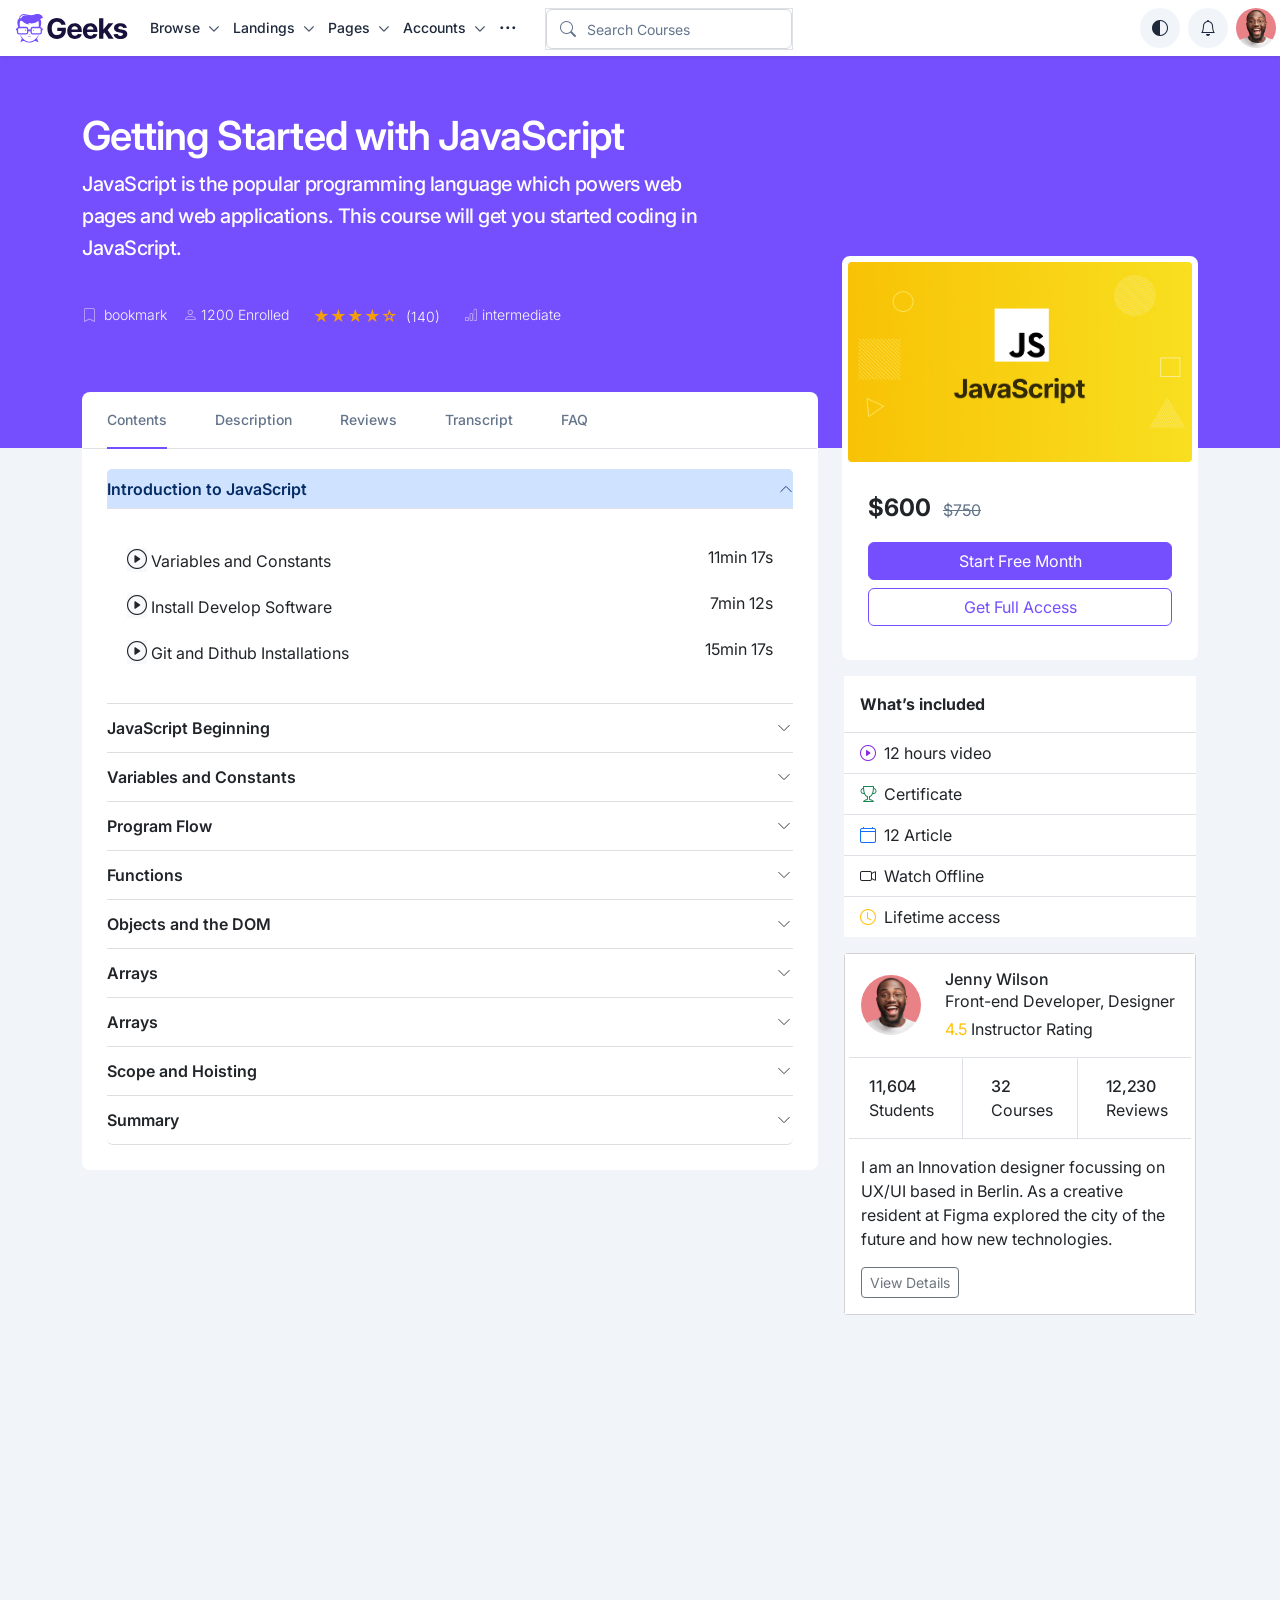
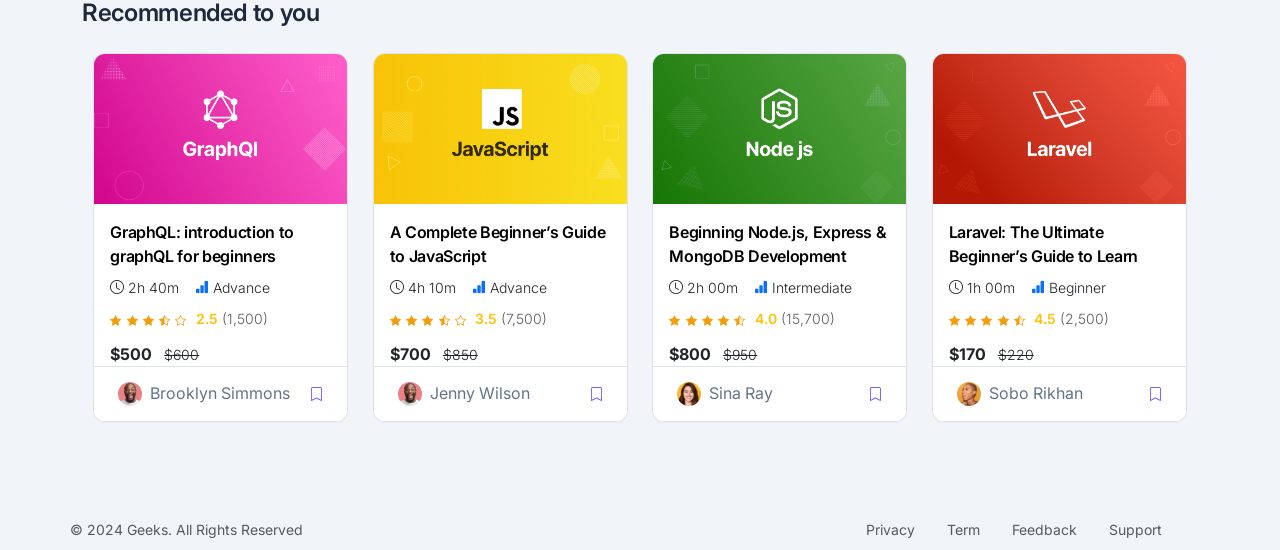
<file: content.html>
<!doctype html>
<html lang="en">
  <head>
    <meta charset="utf-8" />
    <meta name="viewport" content="width=device-width, initial-scale=1" />
    <title>Geeks React</title>
    <link
      rel="shortcut icon"
      href="./assets/imgi_1_favicon.ico"
      type="image/x-icon"
    />

    <link
      href="https://cdn.jsdelivr.net/npm/bootstrap@5.3.8/dist/css/bootstrap.min.css"
      rel="stylesheet"
      integrity="sha384-sRIl4kxILFvY47J16cr9ZwB07vP4J8+LH7qKQnuqkuIAvNWLzeN8tE5YBujZqJLB"
      crossorigin="anonymous"
    />

    <link
      rel="stylesheet"
      href="https://cdnjs.cloudflare.com/ajax/libs/font-awesome/6.5.1/css/all.min.css"
    />
    <link
      rel="stylesheet"
      href="https://cdn.jsdelivr.net/npm/bootstrap-icons@1.11.1/font/bootstrap-icons.css"
    />
    <link rel="preconnect" href="https://fonts.googleapis.com" />
    <link rel="preconnect" href="https://fonts.gstatic.com" crossorigin />
    <link
      href="https://fonts.googleapis.com/css2?family=Inter:wght@400;500;600;700&display=swap"
      rel="stylesheet"
    />

    <link rel="stylesheet" href="./css_files/content.css" />

    <style></style>
  </head>
  <body>
    <!-- Navbar -->
    <header>
      <nav class="navbar navbar-expand-lg bg-white shadow-sm py-2 geeks-navbar">
        <div class="container-fluid ps-3 pe-1">
          <a class="navbar-brand py-0 me-0" href="#">
            <img
              src="assets/logo.e22c846d87ff5a1252df471397badc6d.svg"
              alt="Logo"
              class="nav-logo"
            />
          </a>

          <button
            class="navbar-toggler border-0 shadow-none"
            type="button"
            data-bs-toggle="collapse"
            data-bs-target="#geeksNavbar"
            aria-controls="geeksNavbar"
            aria-expanded="false"
            aria-label="Toggle navigation"
          >
            <span class="navbar-toggler-icon"></span>
          </button>

          <div
            class="nav_submain collapse navbar-collapse align-items-start"
            id="geeksNavbar"
          >
            <ul class="navbar-nav align-items-lg-center mb-2 mb-lg-0">
              <li class="nav-item dropdown">
                <a
                  class="nav-link dropdown-toggle top-link"
                  href="#"
                  role="button"
                  data-bs-toggle="dropdown"
                  aria-expanded="false"
                >
                  Browse
                </a>
                <ul
                  class="dropdown-menu border-0 shadow-sm rounded-3 main-menu browse-menu"
                >
                  <li class="dropdown-submenu position-relative">
                    <a
                      class="dropdown-item menu-item d-flex justify-content-between align-items-center submenu-link"
                      href="#"
                    >
                      <span>Web Development</span>
                      <i class="bi bi-chevron-right small text-secondary"></i>
                    </a>
                    <ul
                      class="dropdown-menu border-0 shadow-sm rounded-3 submenu-menu"
                    >
                      <li>
                        <a class="dropdown-item menu-item" href="#">HTML</a>
                      </li>
                      <li>
                        <a class="dropdown-item menu-item" href="#">CSS</a>
                      </li>
                      <li>
                        <a class="dropdown-item menu-item" href="#"
                          >Bootstrap</a
                        >
                      </li>
                      <li>
                        <a class="dropdown-item menu-item" href="#"
                          >JavaScript</a
                        >
                      </li>
                    </ul>
                  </li>

                  <li class="dropdown-submenu position-relative">
                    <a
                      class="dropdown-item menu-item d-flex justify-content-between align-items-center submenu-link"
                      href="#"
                    >
                      <span>Design</span>
                      <i class="bi bi-chevron-right small text-secondary"></i>
                    </a>
                    <ul
                      class="dropdown-menu border-0 shadow-sm rounded-3 submenu-menu"
                    >
                      <li>
                        <a class="dropdown-item menu-item" href="#"
                          >UI Design</a
                        >
                      </li>
                      <li>
                        <a class="dropdown-item menu-item" href="#"
                          >UX Design</a
                        >
                      </li>
                      <li>
                        <a class="dropdown-item menu-item" href="#">Figma</a>
                      </li>
                    </ul>
                  </li>

                  <li>
                    <a class="dropdown-item menu-item" href="#">Mobile App</a>
                  </li>
                  <li>
                    <a class="dropdown-item menu-item" href="#">IT Software</a>
                  </li>
                  <li>
                    <a class="dropdown-item menu-item" href="#">Marketing</a>
                  </li>
                  <li><a class="dropdown-item menu-item" href="#">Music</a></li>
                  <li>
                    <a class="dropdown-item menu-item" href="#">Life Style</a>
                  </li>
                  <li>
                    <a class="dropdown-item menu-item" href="#">Business</a>
                  </li>
                  <li>
                    <a class="dropdown-item menu-item" href="#">Photography</a>
                  </li>
                </ul>
              </li>

              <li class="nav-item dropdown">
                <a
                  class="nav-link dropdown-toggle top-link"
                  href="#"
                  role="button"
                  data-bs-toggle="dropdown"
                  aria-expanded="false"
                >
                  Landings
                </a>
                <ul
                  class="dropdown-menu border-0 shadow-sm rounded-3 main-menu landings-menu"
                >
                  <li>
                    <h6 class="dropdown-header menu-heading">LANDINGS</h6>
                  </li>

                  <li>
                    <a
                      class="dropdown-item menu-item d-flex justify-content-between align-items-center active-item"
                      href="#"
                    >
                      <span>Home Abroad</span>
                      <span class="badge text-bg-primary rounded-1 ms-2"
                        >New</span
                      >
                    </a>
                  </li>
                  <li>
                    <a
                      class="dropdown-item menu-item d-flex justify-content-between align-items-center"
                      href="#"
                    >
                      <span>Home Learning Platform</span>
                      <span class="badge text-bg-primary rounded-1 ms-2"
                        >New</span
                      >
                    </a>
                  </li>
                  <li>
                    <a class="dropdown-item menu-item" href="#">Home Mentor</a>
                  </li>
                  <li>
                    <a class="dropdown-item menu-item" href="#"
                      >Home Education</a
                    >
                  </li>
                  <li>
                    <a class="dropdown-item menu-item" href="#">Home Academy</a>
                  </li>
                  <li>
                    <a class="dropdown-item menu-item" href="#">Home Courses</a>
                  </li>
                  <li>
                    <a class="dropdown-item menu-item" href="#">Home SaaS</a>
                  </li>

                  <li>
                    <hr class="dropdown-divider my-2" />
                  </li>

                  <li>
                    <a class="dropdown-item menu-item" href="#">Lead Course</a>
                  </li>
                  <li>
                    <a class="dropdown-item menu-item" href="#"
                      >Request Access</a
                    >
                  </li>
                  <li>
                    <a class="dropdown-item menu-item" href="#">Job Listing</a>
                  </li>
                </ul>
              </li>

              <li class="nav-item dropdown">
                <a
                  class="nav-link dropdown-toggle top-link"
                  href="#"
                  role="button"
                  data-bs-toggle="dropdown"
                  aria-expanded="false"
                >
                  Pages
                </a>
                <ul
                  class="dropdown-menu border-0 shadow-sm rounded-3 main-menu pages-menu"
                >
                  <li class="dropdown-submenu position-relative">
                    <a
                      class="dropdown-item menu-item d-flex justify-content-between align-items-center submenu-link"
                      href="#"
                    >
                      <span>Courses</span>
                      <i class="bi bi-chevron-right small text-secondary"></i>
                    </a>
                    <ul
                      class="dropdown-menu border-0 shadow-sm rounded-3 submenu-menu"
                    >
                      <li>
                        <a class="dropdown-item menu-item" href="#">Courses</a>
                      </li>
                      <li>
                        <a class="dropdown-item menu-item" href="#"
                          >Course Single</a
                        >
                      </li>
                      <li>
                        <a class="dropdown-item menu-item" href="#"
                          >Course Category</a
                        >
                      </li>
                    </ul>
                  </li>

                  <li class="dropdown-submenu position-relative">
                    <a
                      class="dropdown-item menu-item d-flex justify-content-between align-items-center submenu-link"
                      href="#"
                    >
                      <span>Paths</span>
                      <i class="bi bi-chevron-right small text-secondary"></i>
                    </a>
                    <ul
                      class="dropdown-menu border-0 shadow-sm rounded-3 submenu-menu"
                    >
                      <li>
                        <a class="dropdown-item menu-item" href="#"
                          >Browse Path</a
                        >
                      </li>
                      <li>
                        <a class="dropdown-item menu-item" href="#"
                          >Path Single</a
                        >
                      </li>
                    </ul>
                  </li>

                  <li class="dropdown-submenu position-relative">
                    <a
                      class="dropdown-item menu-item d-flex justify-content-between align-items-center submenu-link"
                      href="#"
                    >
                      <span>Blog</span>
                      <i class="bi bi-chevron-right small text-secondary"></i>
                    </a>
                    <ul
                      class="dropdown-menu border-0 shadow-sm rounded-3 submenu-menu"
                    >
                      <li>
                        <a class="dropdown-item menu-item" href="#"
                          >Blog Listing</a
                        >
                      </li>
                      <li>
                        <a class="dropdown-item menu-item" href="#">Article</a>
                      </li>
                    </ul>
                  </li>

                  <li class="dropdown-submenu position-relative">
                    <a
                      class="dropdown-item menu-item d-flex justify-content-between align-items-center submenu-link"
                      href="#"
                    >
                      <span>Career</span>
                      <i class="bi bi-chevron-right small text-secondary"></i>
                    </a>
                    <ul
                      class="dropdown-menu border-0 shadow-sm rounded-3 submenu-menu"
                    >
                      <li>
                        <a class="dropdown-item menu-item" href="#"
                          >Career List</a
                        >
                      </li>
                      <li>
                        <a class="dropdown-item menu-item" href="#"
                          >Career Single</a
                        >
                      </li>
                    </ul>
                  </li>

                  <li class="dropdown-submenu position-relative">
                    <a
                      class="dropdown-item menu-item d-flex justify-content-between align-items-center submenu-link"
                      href="#"
                    >
                      <span>Portfolio</span>
                      <i class="bi bi-chevron-right small text-secondary"></i>
                    </a>
                    <ul
                      class="dropdown-menu border-0 shadow-sm rounded-3 submenu-menu"
                    >
                      <li>
                        <a class="dropdown-item menu-item" href="#"
                          >Portfolio</a
                        >
                      </li>
                      <li>
                        <a class="dropdown-item menu-item" href="#"
                          >Portfolio Single</a
                        >
                      </li>
                    </ul>
                  </li>

                  <li class="dropdown-submenu position-relative">
                    <a
                      class="dropdown-item menu-item d-flex justify-content-between align-items-center submenu-link"
                      href="#"
                    >
                      <span>Mentor</span>
                      <i class="bi bi-chevron-right small text-secondary"></i>
                    </a>
                    <ul
                      class="dropdown-menu border-0 shadow-sm rounded-3 submenu-menu"
                    >
                      <li>
                        <a class="dropdown-item menu-item" href="#"
                          >Mentor List</a
                        >
                      </li>
                      <li>
                        <a class="dropdown-item menu-item" href="#"
                          >Mentor Single</a
                        >
                      </li>
                    </ul>
                  </li>

                  <li class="dropdown-submenu position-relative">
                    <a
                      class="dropdown-item menu-item d-flex justify-content-between align-items-center submenu-link"
                      href="#"
                    >
                      <span>Job</span>
                      <i class="bi bi-chevron-right small text-secondary"></i>
                    </a>
                    <ul
                      class="dropdown-menu border-0 shadow-sm rounded-3 submenu-menu"
                    >
                      <li>
                        <a class="dropdown-item menu-item" href="#">Job List</a>
                      </li>
                      <li>
                        <a class="dropdown-item menu-item" href="#"
                          >Job Single</a
                        >
                      </li>
                    </ul>
                  </li>

                  <li class="dropdown-submenu position-relative">
                    <a
                      class="dropdown-item menu-item d-flex justify-content-between align-items-center submenu-link"
                      href="#"
                    >
                      <span>Specialty</span>
                      <i class="bi bi-chevron-right small text-secondary"></i>
                    </a>
                    <ul
                      class="dropdown-menu border-0 shadow-sm rounded-3 submenu-menu"
                    >
                      <li>
                        <a class="dropdown-item menu-item" href="#"
                          >Coming Soon</a
                        >
                      </li>
                      <li>
                        <a class="dropdown-item menu-item" href="#"
                          >404 Error</a
                        >
                      </li>
                      <li>
                        <a class="dropdown-item menu-item" href="#"
                          >Maintenance</a
                        >
                      </li>
                    </ul>
                  </li>

                  <li>
                    <hr class="dropdown-divider my-2" />
                  </li>

                  <li><a class="dropdown-item menu-item" href="#">About</a></li>

                  <li class="dropdown-submenu position-relative">
                    <a
                      class="dropdown-item menu-item d-flex justify-content-between align-items-center submenu-link"
                      href="#"
                    >
                      <span>Help Center</span>
                      <i class="bi bi-chevron-right small text-secondary"></i>
                    </a>
                    <ul
                      class="dropdown-menu border-0 shadow-sm rounded-3 submenu-menu"
                    >
                      <li>
                        <a class="dropdown-item menu-item" href="#"
                          >Help Center</a
                        >
                      </li>
                      <li>
                        <a class="dropdown-item menu-item" href="#">FAQ</a>
                      </li>
                    </ul>
                  </li>

                  <li>
                    <a class="dropdown-item menu-item" href="#">Pricing</a>
                  </li>
                  <li>
                    <a class="dropdown-item menu-item" href="#">Compare Plan</a>
                  </li>
                  <li>
                    <a class="dropdown-item menu-item" href="#">Contact</a>
                  </li>
                </ul>
              </li>

              <li class="nav-item dropdown">
                <a
                  class="nav-link dropdown-toggle top-link"
                  href="#"
                  role="button"
                  data-bs-toggle="dropdown"
                  aria-expanded="false"
                >
                  Accounts
                </a>
                <ul
                  class="dropdown-menu border-0 shadow-sm rounded-3 main-menu accounts-menu"
                >
                  <li>
                    <h6 class="dropdown-header menu-heading">ACCOUNTS</h6>
                  </li>

                  <li class="dropdown-submenu position-relative">
                    <a
                      class="dropdown-item menu-item d-flex justify-content-between align-items-center submenu-link"
                      href="#"
                    >
                      <span>Instructor</span>
                      <i class="bi bi-chevron-right small text-secondary"></i>
                    </a>
                    <ul
                      class="dropdown-menu border-0 shadow-sm rounded-3 submenu-menu"
                    >
                      <li>
                        <a class="dropdown-item menu-item" href="#"
                          >Dashboard</a
                        >
                      </li>
                      <li>
                        <a class="dropdown-item menu-item" href="#">Courses</a>
                      </li>
                      <li>
                        <a class="dropdown-item menu-item" href="#">Quiz</a>
                      </li>
                    </ul>
                  </li>

                  <li class="dropdown-submenu position-relative">
                    <a
                      class="dropdown-item menu-item d-flex justify-content-between align-items-center submenu-link"
                      href="#"
                    >
                      <span>Students</span>
                      <i class="bi bi-chevron-right small text-secondary"></i>
                    </a>
                    <ul
                      class="dropdown-menu border-0 shadow-sm rounded-3 submenu-menu"
                    >
                      <li>
                        <a class="dropdown-item menu-item" href="#"
                          >Student Dashboard</a
                        >
                      </li>
                      <li>
                        <a class="dropdown-item menu-item" href="#"
                          >My Courses</a
                        >
                      </li>
                      <li>
                        <a class="dropdown-item menu-item" href="#">Wishlist</a>
                      </li>
                    </ul>
                  </li>

                  <li class="dropdown-submenu position-relative">
                    <a
                      class="dropdown-item menu-item d-flex justify-content-between align-items-center submenu-link"
                      href="#"
                    >
                      <span>Admin</span>
                      <i class="bi bi-chevron-right small text-secondary"></i>
                    </a>
                    <ul
                      class="dropdown-menu border-0 shadow-sm rounded-3 submenu-menu"
                    >
                      <li>
                        <a class="dropdown-item menu-item" href="#">Overview</a>
                      </li>
                      <li>
                        <a class="dropdown-item menu-item" href="#">Users</a>
                      </li>
                      <li>
                        <a class="dropdown-item menu-item" href="#">Settings</a>
                      </li>
                    </ul>
                  </li>

                  <li>
                    <hr class="dropdown-divider my-2" />
                  </li>

                  <li>
                    <a class="dropdown-item menu-item" href="#">Sign In</a>
                  </li>
                  <li>
                    <a class="dropdown-item menu-item" href="#">Sign Up</a>
                  </li>
                  <li>
                    <a class="dropdown-item menu-item" href="#"
                      >Forgot Password</a
                    >
                  </li>
                  <li>
                    <a class="dropdown-item menu-item" href="#">Edit Profile</a>
                  </li>
                  <li>
                    <a class="dropdown-item menu-item" href="#">Security</a>
                  </li>
                  <li>
                    <a class="dropdown-item menu-item" href="#"
                      >Social Profiles</a
                    >
                  </li>
                  <li>
                    <a class="dropdown-item menu-item" href="#"
                      >Notifications</a
                    >
                  </li>
                  <li>
                    <a class="dropdown-item menu-item" href="#"
                      >Privacy Settings</a
                    >
                  </li>
                  <li>
                    <a class="dropdown-item menu-item" href="#"
                      >Delete Profile</a
                    >
                  </li>
                  <li>
                    <a class="dropdown-item menu-item" href="#"
                      >Linked Accounts</a
                    >
                  </li>
                </ul>
              </li>

              <li class="nav-item dropdown">
                <a
                  class="dot_dropdown nav-link dropdown-toggle top-link fs-3 fw-bold"
                  href="#"
                  role="button"
                  data-bs-toggle="dropdown"
                  aria-expanded="false"
                >
                  ...
                </a>
                <ul
                  class="dropdown-menu border-0 shadow-sm rounded-3 more-menu p-3"
                >
                  <li>
                    <a
                      href="#"
                      class="more-item d-flex align-items-start text-decoration-none"
                    >
                      <span class="more-icon me-3"
                        ><i class="bi bi-file-earmark-text"></i
                      ></span>
                      <span>
                        <span class="d-block more-title">Documentation</span>
                        <span class="d-block more-desc"
                          >Browse the all documentation</span
                        >
                      </span>
                    </a>
                  </li>

                  <li class="mt-3">
                    <a
                      href="#"
                      class="more-item d-flex align-items-start text-decoration-none"
                    >
                      <span class="more-icon me-3"
                        ><i class="bi bi-stickies"></i
                      ></span>
                      <span class="w-100">
                        <span class="d-flex align-items-center gap-2">
                          <span class="more-title">Snippets</span>
                          <span class="badge text-bg-primary rounded-1"
                            >New</span
                          >
                        </span>
                        <span class="d-block more-desc">Bunch of Snippet</span>
                      </span>
                    </a>
                  </li>

                  <li class="mt-3">
                    <a
                      href="#"
                      class="more-item d-flex align-items-start text-decoration-none"
                    >
                      <span class="more-icon me-3"
                        ><i class="bi bi-stack"></i
                      ></span>
                      <span>
                        <span class="d-flex align-items-center gap-2">
                          <span class="more-title">Changelog</span>
                          <span class="version-text">v3.1.0</span>
                        </span>
                        <span class="d-block more-desc">See what's new</span>
                      </span>
                    </a>
                  </li>
                </ul>
              </li>
            </ul>

            <div class="ms-lg-3 me-auto mt-3 mt-lg-0 search-wrap border">
              <form role="search">
                <div class="position-relative">
                  <i class="bi bi-search fs-6 search-icon"></i>
                  <input
                    class="form-control search-input shadow-none"
                    type="search"
                    placeholder="Search Courses"
                    aria-label="Search"
                  />
                </div>
              </form>
            </div>

            <div class="d-flex align-items-center gap-2 ms-5 mt-3 mt-lg-0">
              <div class="dropdown">
                <button
                  type="button"
                  class="btn nav-circle-btn"
                  data-bs-toggle="dropdown"
                  aria-expanded="false"
                >
                  <i class="bi bi-circle-half"></i>
                </button>
                <ul
                  class="dropdown-menu dropdown-menu-end border-0 shadow-sm rounded-3 main-menu"
                >
                  <li>
                    <a
                      class="dropdown-item menu-item d-flex align-items-center gap-2"
                      href="#"
                      ><i class="bi bi-sun"></i><span>Light</span></a
                    >
                  </li>
                  <li>
                    <a
                      class="dropdown-item menu-item d-flex align-items-center gap-2"
                      href="#"
                      ><i class="bi bi-moon-stars"></i><span>Dark</span></a
                    >
                  </li>
                  <li>
                    <a
                      class="dropdown-item menu-item d-flex align-items-center gap-2"
                      href="#"
                      ><i class="bi bi-circle-half"></i><span>Auto</span></a
                    >
                  </li>
                </ul>
              </div>

              <div class="dropdown">
                <button
                  type="button"
                  class="btn nav-circle-btn"
                  data-bs-toggle="dropdown"
                  aria-expanded="false"
                >
                  <i class="bi bi-bell"></i>
                </button>
                <ul
                  class="dropdown-menu dropdown-menu-end border-0 shadow-sm rounded-3 main-menu"
                >
                  <li class="dropdown-header fw-semibold px-3 py-2">
                    Notifications
                  </li>
                  <li>
                    <hr class="dropdown-divider my-0" />
                  </li>
                  <li>
                    <a class="dropdown-item menu-item" href="#"
                      >New order received</a
                    >
                  </li>
                  <li>
                    <a class="dropdown-item menu-item" href="#"
                      >Course updated</a
                    >
                  </li>
                  <li>
                    <a class="dropdown-item menu-item" href="#">New message</a>
                  </li>
                </ul>
              </div>

              <div class="dropdown">
                <button
                  class="btn p-0 border-0 bg-transparent"
                  type="button"
                  data-bs-toggle="dropdown"
                  aria-expanded="false"
                >
                  <img
                    src="./assets/avatar-1.d2fd9642fd3628734b27.jpg"
                    alt="User avatar"
                    class="rounded-circle nav-avatar"
                  />
                </button>
                <ul
                  class="dropdown-menu dropdown-menu-end border-0 shadow-sm rounded-3 main-menu"
                >
                  <li class="px-3 py-2">
                    <h6 class="mb-0">Muhammad Haseeb</h6>
                    <small class="text-muted">Software Engineer Intern</small>
                  </li>
                  <li>
                    <hr class="dropdown-divider" />
                  </li>
                  <li>
                    <a class="dropdown-item menu-item" href="#">Profile</a>
                  </li>
                  <li>
                    <a class="dropdown-item menu-item" href="#">Settings</a>
                  </li>
                  <li>
                    <a class="dropdown-item menu-item text-danger" href="#"
                      >Sign Out</a
                    >
                  </li>
                </ul>
              </div>
            </div>
          </div>
        </div>
      </nav>
    </header>

    <!-- main banner -->
    <div
      class="container-fluid banner banner_content pt-lg-8 pb-lg-16 pt-8 pb-12 ps-0 pe-0 bg-primary"
    >
      <div class="container banner_container">
        <div class="row">
          <div
            class="col-lg-8 d-flex flex-column justify-content-center align-items-start"
          >
            <h2 class="mb-2 content_heading text-white display-4 fw-semi-bold">
              Getting Started with JavaScript
            </h2>
            <p class="text-white mb-4 pb-3 lead">
              JavaScript is the popular programming language which powers web
              <br />
              pages and web applications. This course will get you started
              coding in <br />JavaScript.
            </p>
            <div
              class="px-0 container-fluid d-flex justify-content-start align-items-start"
            >
              <i
                class="bi fw-light text-white-50 content_banner_footer text-light bi-bookmark me-2"
              ></i>
              <span class="fw-light content_banner_footer text-light"
                >bookmark</span
              >
              <i
                class="bi bi-person content_banner_footer text-white-50 fw-light text-light ms-3"
              ></i>
              <span class="fw-light content_banner_footer text-light ms-1"
                >1200 Enrolled
              </span>
              <div class="ms-4 text-center">
                <span class="rating card_stars">★★★★☆</span>
                <span
                  class="fw-light content_banner_footer text-light me-4 ms-1"
                  >(140)</span
                >
              </div>
              <i
                class="bi bi-bar-chart text-white-50 content_banner_footer fw-light text-light"
              ></i>
              <span class="fw-light text-light content_banner_footer me-4 ms-1"
                >intermediate</span
              >
            </div>
          </div>
        </div>
      </div>
    </div>
    <!-- leftside content and right side content -->
    <div class="container banner_container">
      <div class="row main">
        <div class="col-12 col-lg-8 content_left_side">
          <div
            class="container bg-white rounded-3 course-detail m-0"
            style="width: 46rem; padding: 1px"
          >
            <ul class="nav nav-tabs" id="myTab" role="tablist">
              <li class="nav-item" role="presentation">
                <button
                  class="nav-link active mx-4"
                  id="home-tab"
                  data-bs-toggle="tab"
                  data-bs-target="#home-tab-pane"
                  type="button"
                  role="tab"
                  aria-controls="home-tab-pane"
                  aria-selected="true"
                >
                  Contents
                </button>
              </li>
              <li class="nav-item" role="presentation">
                <button
                  class="nav-link mx-4"
                  id="profile-tab"
                  data-bs-toggle="tab"
                  data-bs-target="#profile-tab-pane"
                  type="button"
                  role="tab"
                  aria-controls="profile-tab-pane"
                  aria-selected="false"
                >
                  Description
                </button>
              </li>
              <li class="nav-item" role="presentation">
                <button
                  class="nav-link mx-4"
                  id="contact-tab"
                  data-bs-toggle="tab"
                  data-bs-target="#contact-tab-pane"
                  type="button"
                  role="tab"
                  aria-controls="contact-tab-pane"
                  aria-selected="false"
                >
                  Reviews
                </button>
              </li>
              <li class="nav-item" role="presentation">
                <button
                  class="nav-link mx-4"
                  id="Transcript"
                  data-bs-toggle="tab"
                  data-bs-target="#Transcript-pane"
                  type="button"
                  role="tab"
                  aria-controls="Transcript-pane"
                  aria-selected="false"
                >
                  Transcript
                </button>
              </li>
              <li class="nav-item" role="presentation">
                <button
                  class="nav-link mx-4"
                  id="FAQS"
                  data-bs-toggle="tab"
                  data-bs-target="#FAQS-pane"
                  type="button"
                  role="tab"
                  aria-controls="FAQS-pane"
                  aria-selected="false"
                >
                  FAQ
                </button>
              </li>
            </ul>
            <div class="tab-content" id="myTabContent">
              <div
                class="tab-pane fade show active"
                id="home-tab-pane"
                role="tabpanel"
                aria-labelledby="home-tab"
                tabindex="0"
              >
                <div class="accordion p-4 pt-3" id="accordionExample">
                  <div class="accordion-item">
                    <h2 class="accordion-header" id="headingOne">
                      <button
                        class="accordion-button px-0 py-2 my-1"
                        type="button"
                        data-bs-toggle="collapse"
                        data-bs-target="#collapseOne"
                        aria-expanded="true"
                        aria-controls="collapseOne"
                      >
                        Introduction to JavaScript
                      </button>
                    </h2>
                    <div
                      id="collapseOne"
                      class="accordion-collapse collapse show px-0 py-2 my-1"
                      aria-labelledby="headingOne"
                      data-bs-parent="#accordionExample"
                    >
                      <div class="accordion-body">
                        <div
                          class="d-flex justify-content-between course_item py-2"
                        >
                          <div>
                            <i
                              class="fs-5 bi bi-play-circle mb-2 bg-light text-dark"
                            ></i>
                            <span class="">Variables and Constants</span>
                          </div>
                          <span class="">11min 17s</span>
                        </div>
                        <div
                          class="d-flex justify-content-between course_item py-2"
                        >
                          <div>
                            <i
                              class="fs-5 bi bi-play-circle mb-2 bg-light text-dark"
                            ></i>
                            <span class="">Install Develop Software</span>
                          </div>
                          <span class="">7min 12s</span>
                        </div>
                        <div
                          class="d-flex justify-content-between course_item py-2"
                        >
                          <div>
                            <i
                              class="fs-5 bi bi-play-circle mb-2 bg-light text-dark"
                            ></i>
                            <span class="">Git and Dithub Installations</span>
                          </div>
                          <span class="">15min 17s</span>
                        </div>
                      </div>
                    </div>
                  </div>
                  <div class="accordion-item">
                    <h2 class="accordion-header" id="headingTwo">
                      <button
                        class="accordion-button collapsed px-0 py-2 my-1"
                        type="button"
                        data-bs-toggle="collapse"
                        data-bs-target="#collapseTwo"
                        aria-expanded="false"
                        aria-controls="collapseTwo"
                      >
                        JavaScript Beginning
                      </button>
                    </h2>
                    <div
                      id="collapseTwo"
                      class="accordion-collapse collapse"
                      aria-labelledby="headingTwo"
                      data-bs-parent="#accordionExample"
                    >
                      <div class="accordion-body">
                        <div class="d-flex justify-content-between course_item">
                          <div>
                            <i
                              class="bi bi-play-circle mb-2 bg-light text-dark"
                            ></i>
                            <span class="">Variables and Constants</span>
                          </div>
                          <span class="">11min 17s</span>
                        </div>
                        <div class="d-flex justify-content-between course_item">
                          <div>
                            <i
                              class="bi bi-play-circle mb-2 bg-light text-dark"
                            ></i>
                            <span class="">Install Develop Software</span>
                          </div>
                          <span class="">7min 12s</span>
                        </div>
                        <div class="d-flex justify-content-between course_item">
                          <div>
                            <i
                              class="bi bi-play-circle mb-2 bg-light text-dark"
                            ></i>
                            <span class="">Git and Dithub Installations</span>
                          </div>
                          <span class="">15min 17s</span>
                        </div>
                      </div>
                    </div>
                  </div>
                  <div class="accordion-item">
                    <h2 class="accordion-header" id="headingThree">
                      <button
                        class="accordion-button collapsed px-0 py-2 my-1"
                        type="button"
                        data-bs-toggle="collapse"
                        data-bs-target="#collapseThree"
                        aria-expanded="false"
                        aria-controls="collapseThree"
                      >
                        Variables and Constants
                      </button>
                    </h2>
                    <div
                      id="collapseThree"
                      class="accordion-collapse collapse"
                      aria-labelledby="headingThree"
                      data-bs-parent="#accordionExample"
                    >
                      <div class="accordion-body">
                        <div class="d-flex justify-content-between course_item">
                          <div>
                            <i
                              class="bi bi-play-circle mb-2 bg-light text-dark"
                            ></i>
                            <span class="">Variables and Constants</span>
                          </div>
                          <span class="">11min 17s</span>
                        </div>
                        <div class="d-flex justify-content-between course_item">
                          <div>
                            <i
                              class="bi bi-play-circle mb-2 bg-light text-dark"
                            ></i>
                            <span class="">Install Develop Software</span>
                          </div>
                          <span class="">7min 12s</span>
                        </div>
                        <div class="d-flex justify-content-between course_item">
                          <div>
                            <i
                              class="bi bi-play-circle mb-2 bg-light text-dark"
                            ></i>
                            <span class="">Git and Dithub Installations</span>
                          </div>
                          <span class="">15min 17s</span>
                        </div>
                      </div>
                    </div>
                  </div>
                  <div class="accordion-item">
                    <h2 class="accordion-header" id="headingThree1">
                      <button
                        class="accordion-button collapsed px-0 py-2 my-1"
                        type="button"
                        data-bs-toggle="collapse"
                        data-bs-target="#collapseThree1"
                        aria-expanded="false"
                        aria-controls="collapseThree1"
                      >
                        Program Flow
                      </button>
                    </h2>
                    <div
                      id="collapseThree1"
                      class="accordion-collapse collapse"
                      aria-labelledby="headingThree1"
                      data-bs-parent="#accordionExample"
                    >
                      <div class="accordion-body">
                        <div class="d-flex justify-content-between course_item">
                          <div>
                            <i
                              class="bi bi-play-circle mb-2 bg-light text-dark"
                            ></i>
                            <span class="">Variables and Constants</span>
                          </div>
                          <span class="">11min 17s</span>
                        </div>
                        <div class="d-flex justify-content-between course_item">
                          <div>
                            <i
                              class="bi bi-play-circle mb-2 bg-light text-dark"
                            ></i>
                            <span class="">Install Develop Software</span>
                          </div>
                          <span class="">7min 12s</span>
                        </div>
                        <div class="d-flex justify-content-between course_item">
                          <div>
                            <i
                              class="bi bi-play-circle mb-2 bg-light text-dark"
                            ></i>
                            <span class="">Git and Dithub Installations</span>
                          </div>
                          <span class="">15min 17s</span>
                        </div>
                      </div>
                    </div>
                  </div>
                  <div class="accordion-item">
                    <h2 class="accordion-header" id="headingThree2">
                      <button
                        class="accordion-button collapsed px-0 py-2 my-1"
                        type="button"
                        data-bs-toggle="collapse"
                        data-bs-target="#collapseThree2"
                        aria-expanded="false"
                        aria-controls="collapseThree2"
                      >
                        Functions
                      </button>
                    </h2>
                    <div
                      id="collapseThree2"
                      class="accordion-collapse collapse"
                      aria-labelledby="headingThree2"
                      data-bs-parent="#accordionExample"
                    >
                      <div class="accordion-body">
                        <div class="d-flex justify-content-between course_item">
                          <div>
                            <i
                              class="bi bi-play-circle mb-2 bg-light text-dark"
                            ></i>
                            <span class="">Variables and Constants</span>
                          </div>
                          <span class="">11min 17s</span>
                        </div>
                        <div class="d-flex justify-content-between course_item">
                          <div>
                            <i
                              class="bi bi-play-circle mb-2 bg-light text-dark"
                            ></i>
                            <span class="">Install Develop Software</span>
                          </div>
                          <span class="">7min 12s</span>
                        </div>
                        <div class="d-flex justify-content-between course_item">
                          <div>
                            <i
                              class="bi bi-play-circle mb-2 bg-light text-dark"
                            ></i>
                            <span class="">Git and Dithub Installations</span>
                          </div>
                          <span class="">15min 17s</span>
                        </div>
                      </div>
                    </div>
                  </div>
                  <div class="accordion-item">
                    <h2 class="accordion-header" id="headingThree3">
                      <button
                        class="accordion-button collapsed px-0 py-2 my-1"
                        type="button"
                        data-bs-toggle="collapse"
                        data-bs-target="#collapseThree3"
                        aria-expanded="false"
                        aria-controls="collapseThree3"
                      >
                        Objects and the DOM
                      </button>
                    </h2>
                    <div
                      id="collapseThree3"
                      class="accordion-collapse collapse"
                      aria-labelledby="headingThree3"
                      data-bs-parent="#accordionExample"
                    >
                      <div class="accordion-body">
                        <div class="d-flex justify-content-between course_item">
                          <div>
                            <i
                              class="bi bi-play-circle mb-2 bg-light text-dark"
                            ></i>
                            <span class="">Variables and Constants</span>
                          </div>
                          <span class="">11min 17s</span>
                        </div>
                        <div class="d-flex justify-content-between course_item">
                          <div>
                            <i
                              class="bi bi-play-circle mb-2 bg-light text-dark"
                            ></i>
                            <span class="">Install Develop Software</span>
                          </div>
                          <span class="">7min 12s</span>
                        </div>
                        <div class="d-flex justify-content-between course_item">
                          <div>
                            <i
                              class="bi bi-play-circle mb-2 bg-light text-dark"
                            ></i>
                            <span class="">Git and Dithub Installations</span>
                          </div>
                          <span class="">15min 17s</span>
                        </div>
                      </div>
                    </div>
                  </div>
                  <div class="accordion-item">
                    <h2 class="accordion-header" id="headingThree4">
                      <button
                        class="accordion-button collapsed px-0 py-2 my-1"
                        type="button"
                        data-bs-toggle="collapse"
                        data-bs-target="#collapseThree4"
                        aria-expanded="false"
                        aria-controls="collapseThree4"
                      >
                        Arrays
                      </button>
                    </h2>
                    <div
                      id="collapseThree4"
                      class="accordion-collapse collapse"
                      aria-labelledby="headingThree4"
                      data-bs-parent="#accordionExample"
                    >
                      <div class="accordion-body">
                        <div class="d-flex justify-content-between course_item">
                          <div>
                            <i
                              class="bi bi-play-circle mb-2 bg-light text-dark"
                            ></i>
                            <span class="">Variables and Constants</span>
                          </div>
                          <span class="">11min 17s</span>
                        </div>
                        <div class="d-flex justify-content-between course_item">
                          <div>
                            <i
                              class="bi bi-play-circle mb-2 bg-light text-dark"
                            ></i>
                            <span class="">Install Develop Software</span>
                          </div>
                          <span class="">7min 12s</span>
                        </div>
                        <div class="d-flex justify-content-between course_item">
                          <div>
                            <i
                              class="bi bi-play-circle mb-2 bg-light text-dark"
                            ></i>
                            <span class="">Git and Dithub Installations</span>
                          </div>
                          <span class="">15min 17s</span>
                        </div>
                      </div>
                    </div>
                  </div>
                  <div class="accordion-item">
                    <h2 class="accordion-header" id="headingThree5">
                      <button
                        class="accordion-button collapsed px-0 py-2 my-1"
                        type="button"
                        data-bs-toggle="collapse"
                        data-bs-target="#collapseThree5"
                        aria-expanded="false"
                        aria-controls="collapseThree5"
                      >
                        Arrays
                      </button>
                    </h2>
                    <div
                      id="collapseThree5"
                      class="accordion-collapse collapse"
                      aria-labelledby="headingThree5"
                      data-bs-parent="#accordionExample"
                    >
                      <div class="accordion-body">
                        <div class="d-flex justify-content-between course_item">
                          <div>
                            <i
                              class="bi bi-play-circle mb-2 bg-light text-dark"
                            ></i>
                            <span class="">Variables and Constants</span>
                          </div>
                          <span class="">11min 17s</span>
                        </div>
                        <div class="d-flex justify-content-between course_item">
                          <div>
                            <i
                              class="bi bi-play-circle mb-2 bg-light text-dark"
                            ></i>
                            <span class="">Install Develop Software</span>
                          </div>
                          <span class="">7min 12s</span>
                        </div>
                        <div class="d-flex justify-content-between course_item">
                          <div>
                            <i
                              class="bi bi-play-circle mb-2 bg-light text-dark"
                            ></i>
                            <span class="">Git and Dithub Installations</span>
                          </div>
                          <span class="">15min 17s</span>
                        </div>
                      </div>
                    </div>
                  </div>
                  <div class="accordion-item">
                    <h2 class="accordion-header" id="headingThree6">
                      <button
                        class="accordion-button collapsed px-0 py-2 my-1"
                        type="button"
                        data-bs-toggle="collapse"
                        data-bs-target="#collapseThree6"
                        aria-expanded="false"
                        aria-controls="collapseThree6"
                      >
                        Scope and Hoisting
                      </button>
                    </h2>
                    <div
                      id="collapseThree6"
                      class="accordion-collapse collapse"
                      aria-labelledby="headingThree6"
                      data-bs-parent="#accordionExample"
                    >
                      <div class="accordion-body">
                        <div class="d-flex justify-content-between course_item">
                          <div>
                            <i
                              class="bi bi-play-circle mb-2 bg-light text-dark"
                            ></i>
                            <span class="">Variables and Constants</span>
                          </div>
                          <span class="">11min 17s</span>
                        </div>
                        <div class="d-flex justify-content-between course_item">
                          <div>
                            <i
                              class="bi bi-play-circle mb-2 bg-light text-dark"
                            ></i>
                            <span class="">Install Develop Software</span>
                          </div>
                          <span class="">7min 12s</span>
                        </div>
                        <div class="d-flex justify-content-between course_item">
                          <div>
                            <i
                              class="bi bi-play-circle mb-2 bg-light text-dark"
                            ></i>
                            <span class="">Git and Dithub Installations</span>
                          </div>
                          <span class="">15min 17s</span>
                        </div>
                      </div>
                    </div>
                  </div>
                  <div class="accordion-item">
                    <h2 class="accordion-header" id="headingThree7">
                      <button
                        class="accordion-button collapsed px-0 py-2 my-1"
                        type="button"
                        data-bs-toggle="collapse"
                        data-bs-target="#collapseThree7"
                        aria-expanded="false"
                        aria-controls="collapseThree7"
                      >
                        Summary
                      </button>
                    </h2>
                    <div
                      id="collapseThree7"
                      class="accordion-collapse collapse"
                      aria-labelledby="headingThree7"
                      data-bs-parent="#accordionExample"
                    >
                      <div class="accordion-body">
                        <div class="d-flex justify-content-between course_item">
                          <div>
                            <i
                              class="bi bi-play-circle mb-2 bg-light text-dark"
                            ></i>
                            <span class="">Variables and Constants</span>
                          </div>
                          <span class="">11min 17s</span>
                        </div>
                        <div class="d-flex justify-content-between course_item">
                          <div>
                            <i
                              class="bi bi-play-circle mb-2 bg-light text-dark"
                            ></i>
                            <span class="">Install Develop Software</span>
                          </div>
                          <span class="">7min 12s</span>
                        </div>
                        <div class="d-flex justify-content-between course_item">
                          <div>
                            <i
                              class="bi bi-play-circle mb-2 bg-light text-dark"
                            ></i>
                            <span class="">Git and Dithub Installations</span>
                          </div>
                          <span class="">15min 17s</span>
                        </div>
                      </div>
                    </div>
                  </div>
                </div>
              </div>
              <div
                class="tab-pane fade fs-0"
                id="profile-tab-pane"
                role="tabpanel"
                aria-labelledby="profile-tab"
                tabindex="0"
              >
                <div class="container my-3">
                  <h5 class="fw-semibold mb-3">Course Descriptions</h5>

                  <p class="text-muted">
                    If you're learning to program for the first time, or if
                    you're coming from a different language, this course will
                    give you the basics for coding in JavaScript.
                  </p>

                  <p class="text-muted">
                    Next, you’ll explore the basics of the language, giving
                    plenty of examples. Lastly, you’ll put your knowledge to
                    work on a modern web page.
                  </p>

                  <h5 class="fw-semibold mt-4 mb-3">What you’ll learn</h5>

                  <div class="row">
                    <div class="col-md-6">
                      <ul class="list-unstyled">
                        <li class="d-flex align-items-start mb-3">
                          <i class="bi bi-check-circle text-success me-2"></i>
                          <span
                            >Recognize the importance of understanding your
                            objectives</span
                          >
                        </li>

                        <li class="d-flex align-items-start mb-3">
                          <i class="bi bi-check-circle text-success me-2"></i>
                          <span
                            >Identify the fundamentals of composing a successful
                            close</span
                          >
                        </li>

                        <li class="d-flex align-items-start mb-3">
                          <i class="bi bi-check-circle text-success me-2"></i>
                          <span>Explore how to connect with your audience</span>
                        </li>
                      </ul>
                    </div>

                    <div class="col-md-6">
                      <ul class="list-unstyled">
                        <li class="d-flex align-items-start mb-3">
                          <i class="bi bi-check-circle text-success me-2"></i>
                          <span
                            >Examine ways to connect with your audience</span
                          >
                        </li>

                        <li class="d-flex align-items-start mb-3">
                          <i class="bi bi-check-circle text-success me-2"></i>
                          <span
                            >Break down the best ways to exude executive
                            presence</span
                          >
                        </li>

                        <li class="d-flex align-items-start mb-3">
                          <i class="bi bi-check-circle text-success me-2"></i>
                          <span>Explore how to communicate the unknown</span>
                        </li>
                      </ul>
                    </div>
                  </div>

                  <p class="text-muted mt-4">
                    Maecenas viverra condimentum nulla molestie condimentum.
                    Nunc ex libero, feugiat quis lectus vel, ornare euismod
                    ligula. Aenean sit amet arcu nulla.
                  </p>

                  <p class="text-muted">
                    Duis facilisis ex a urna blandit ultricies. Nullam sagittis
                    ligula non eros semper, nec mattis odio ullamcorper.
                    Phasellus feugiat sit amet leo eget consectetur.
                  </p>
                </div>
              </div>

              <div
                class="tab-pane fade"
                id="contact-tab-pane"
                role="tabpanel"
                aria-labelledby="contact-tab"
                tabindex="0"
              >
                <div class="reviews-section bg-white border rounded-3 p-4">
                  <h6 class="fw-semibold mb-4">
                    How students rated this courses
                  </h6>

                  <div class="row g-4 align-items-start mb-4">
                    <div class="col-md-3">
                      <h1 class="fw-bold mb-1" style="font-size: 3rem">4.12</h1>
                      <div class="text-warning small mb-1">★★★★★</div>
                      <small class="text-muted">(Based on 50 reviews)</small>
                    </div>

                    <div class="col-md-9">
                      <div class="d-flex align-items-center gap-2 mb-2">
                        <div class="progress flex-grow-1 review-progress">
                          <div
                            class="progress-bar bg-warning"
                            style="width: 48%"
                          ></div>
                        </div>
                        <div class="text-warning small text-nowrap">★★★★★</div>
                        <small class="text-muted">48%</small>
                      </div>

                      <div class="d-flex align-items-center gap-2 mb-2">
                        <div class="progress flex-grow-1 review-progress">
                          <div
                            class="progress-bar bg-warning"
                            style="width: 32%"
                          ></div>
                        </div>
                        <div class="text-warning small text-nowrap">★★★★☆</div>
                        <small class="text-muted">32%</small>
                      </div>

                      <div class="d-flex align-items-center gap-2 mb-2">
                        <div class="progress flex-grow-1 review-progress">
                          <div
                            class="progress-bar bg-warning"
                            style="width: 10%"
                          ></div>
                        </div>
                        <div class="text-warning small text-nowrap">★★★☆☆</div>
                        <small class="text-muted">10%</small>
                      </div>

                      <div class="d-flex align-items-center gap-2 mb-2">
                        <div class="progress flex-grow-1 review-progress">
                          <div
                            class="progress-bar bg-warning"
                            style="width: 4%"
                          ></div>
                        </div>
                        <div class="text-warning small text-nowrap">★★☆☆☆</div>
                        <small class="text-muted">4%</small>
                      </div>

                      <div class="d-flex align-items-center gap-2">
                        <div class="progress flex-grow-1 review-progress">
                          <div
                            class="progress-bar bg-warning"
                            style="width: 6%"
                          ></div>
                        </div>
                        <div class="text-warning small text-nowrap">★☆☆☆☆</div>
                        <small class="text-muted">6%</small>
                      </div>
                    </div>
                  </div>

                  <hr class="my-4" />

                  <div
                    class="d-flex justify-content-between align-items-center flex-wrap gap-2 mb-4"
                  >
                    <h6 class="fw-semibold mb-0">Reviews</h6>

                    <div class="position-relative review-search-box">
                      <i
                        class="bi bi-search position-absolute top-50 start-0 translate-middle-y ms-3 text-muted small"
                      ></i>
                      <input
                        type="text"
                        class="form-control form-control-sm ps-5"
                        placeholder="Search Review"
                      />
                    </div>
                  </div>

                  <!-- Review 1 -->
                  <div class="pb-4 mb-4 border-bottom">
                    <div class="d-flex">
                      <img
                        src="./assets/avatar-1.d2fd9642fd3628734b27.jpg"
                        alt="Max Hawkins"
                        class="rounded-circle me-3 review-avatar"
                      />

                      <div class="w-100">
                        <div
                          class="d-flex align-items-center flex-wrap gap-1 mb-1"
                        >
                          <h6 class="mb-0 fw-semibold small">Max Hawkins</h6>
                          <small class="text-muted">2 Days ago</small>
                        </div>

                        <div class="text-warning small mb-2">★★★★★</div>

                        <p class="text-muted small mb-2">
                          Lectures were at a really good pace and I never felt
                          lost. The instructor was well informed and allowed me
                          to learn and navigate Figma easily.
                        </p>

                        <div class="d-flex align-items-center flex-wrap gap-2">
                          <small class="text-muted"
                            >Was this review helpful?</small
                          >
                          <button class="btn btn-primary btn-sm py-0 px-2">
                            Yes
                          </button>
                          <button
                            class="btn btn-outline-secondary btn-sm py-0 px-2"
                          >
                            No
                          </button>
                        </div>
                      </div>
                    </div>
                  </div>

                  <!-- Review 2 -->
                  <div class="pb-4 mb-4 border-bottom">
                    <div class="d-flex">
                      <img
                        src="./assets/avatar-1.d2fd9642fd3628734b27.jpg"
                        alt="Arthur Williamson"
                        class="rounded-circle me-3 review-avatar"
                      />

                      <div class="w-100">
                        <div
                          class="d-flex align-items-center flex-wrap gap-1 mb-1"
                        >
                          <h6 class="mb-0 fw-semibold small">
                            Arthur Williamson
                          </h6>
                          <small class="text-muted">Days ago</small>
                        </div>

                        <div class="text-warning small mb-2">★★★★☆</div>

                        <p class="text-muted small mb-2">
                          Its pretty good. Just a reminder that there are also
                          students with Windows, meaning Figma is a bit
                          different of yours. Thank you!
                        </p>

                        <div class="d-flex align-items-center flex-wrap gap-2">
                          <small class="text-muted"
                            >Was this review helpful?</small
                          >
                          <button class="btn btn-primary btn-sm py-0 px-2">
                            Yes
                          </button>
                          <button
                            class="btn btn-outline-secondary btn-sm py-0 px-2"
                          >
                            No
                          </button>
                        </div>
                      </div>
                    </div>
                  </div>

                  <!-- Review 3 -->
                  <div class="pb-4 mb-4 border-bottom">
                    <div class="d-flex">
                      <img
                        src="./assets/avatar-1.d2fd9642fd3628734b27.jpg"
                        alt="Claire Jones"
                        class="rounded-circle me-3 review-avatar"
                      />

                      <div class="w-100">
                        <div
                          class="d-flex align-items-center flex-wrap gap-1 mb-1"
                        >
                          <h6 class="mb-0 fw-semibold small">Claire Jones</h6>
                          <small class="text-muted">4 Days ago</small>
                        </div>

                        <div class="text-warning small mb-2">★★★★☆</div>

                        <p class="text-muted small mb-2">
                          Great course for learning Figma, the only bad detail
                          would be that some icons are not included in the
                          assets. But 90% of the icons needed are included, and
                          the voice of the instructor was very clear and easy to
                          understood.
                        </p>

                        <div class="d-flex align-items-center flex-wrap gap-2">
                          <small class="text-muted"
                            >Was this review helpful?</small
                          >
                          <button class="btn btn-primary btn-sm py-0 px-2">
                            Yes
                          </button>
                          <button
                            class="btn btn-outline-secondary btn-sm py-0 px-2"
                          >
                            No
                          </button>
                        </div>
                      </div>
                    </div>
                  </div>

                  <!-- Review 4 -->
                  <div>
                    <div class="d-flex">
                      <img
                        src="./assets/avatar-1.d2fd9642fd3628734b27.jpg"
                        alt="Bessie Pena"
                        class="rounded-circle me-3 review-avatar"
                      />

                      <div class="w-100">
                        <div
                          class="d-flex align-items-center flex-wrap gap-1 mb-1"
                        >
                          <h6 class="mb-0 fw-semibold small">Bessie Pena</h6>
                          <small class="text-muted">5 Days ago</small>
                        </div>

                        <div class="text-warning small mb-2">★★★★★</div>

                        <p class="text-muted small mb-2">
                          I have really enjoyed this class and learned a lot,
                          found it very inspiring and helpful, thank you!
                        </p>

                        <div class="d-flex align-items-center flex-wrap gap-2">
                          <small class="text-muted"
                            >Was this review helpful?</small
                          >
                          <button class="btn btn-primary btn-sm py-0 px-2">
                            Yes
                          </button>
                          <button
                            class="btn btn-outline-secondary btn-sm py-0 px-2"
                          >
                            No
                          </button>
                        </div>
                      </div>
                    </div>
                  </div>
                </div>
              </div>
              <div
                class="tab-pane fade"
                id="Transcript-pane"
                role="tabpanel"
                aria-labelledby="Transcript"
                tabindex="0"
              >
                <div class="container my-5">
                  <h5 class="fw-bold mb-4">
                    Transcript from the "Introduction" Lesson
                  </h5>

                  <div class="mb-4">
                    <h6 class="fw-semibold">
                      Course Overview
                      <span class="text-primary ms-2">[00:00:00]</span>
                    </h6>
                    <p class="text-muted mb-0">
                      My name is John Deo and I work as human duct tape at
                      Gatsby, that means that I do a lot of different things.
                      Everything from dev roll to writing content to writing
                      code. And I used to work as an architect at IBM. I live in
                      Portland, Oregon.
                    </p>
                  </div>

                  <div class="mb-4">
                    <h6 class="fw-semibold">
                      Introduction
                      <span class="text-primary ms-2">[00:00:16]</span>
                    </h6>
                    <p class="text-muted mb-0">
                      We'll dive into GraphQL, the fundamentals of GraphQL.
                      We're only gonna use the pieces of it that we need to
                      build in Gatsby. We're not gonna be doing a deep dive into
                      what GraphQL is or the language specifics. We're also
                      gonna get into MDX. MDX is a way to write React components
                      in your markdown.
                    </p>
                  </div>

                  <div class="mb-4">
                    <h6 class="fw-semibold">
                      Why Take This Course?
                      <span class="text-primary ms-2">[00:00:37]</span>
                    </h6>
                    <p class="text-muted mb-0">
                      We'll dive into GraphQL, the fundamentals of GraphQL.
                      We're only gonna use the pieces of it that we need to
                      build in Gatsby. We're not gonna be doing a deep dive into
                      what GraphQL is or the language specifics. We're also
                      gonna get into MDX. MDX is a way to write React components
                      in your markdown.
                    </p>
                  </div>

                  <div class="mb-4">
                    <h6 class="fw-semibold">
                      A Look at the Demo Application
                      <span class="text-primary ms-2">[00:00:54]</span>
                    </h6>
                    <p class="text-muted mb-0">
                      We'll dive into GraphQL, the fundamentals of GraphQL.
                      We're only gonna use the pieces of it that we need to
                      build in Gatsby. We're not gonna be doing a deep dive into
                      what GraphQL is or the language specifics. We're also
                      gonna get into MDX. MDX is a way to write React components
                      in your markdown. We'll dive into GraphQL, the
                      fundamentals of GraphQL. We're only gonna use the pieces
                      of it that we need to build in Gatsby. We're not gonna be
                      doing a deep dive into what GraphQL is or the language
                      specifics. We're also gonna get into MDX. MDX is a way to
                      write React components in your markdown.
                    </p>
                  </div>

                  <div class="mb-4">
                    <h6 class="fw-semibold">
                      Summarys
                      <span class="text-primary ms-2">[00:01:31]</span>
                    </h6>
                    <p class="text-muted mb-0">
                      We'll dive into GraphQL, the fundamentals of GraphQL.
                      We're only gonna use the pieces of it that we need to
                      build in Gatsby. We're not gonna be doing a deep dive into
                      what GraphQL is or the language specifics. We're also
                      gonna get into MDX. MDX is a way to write React components
                      in your markdown.
                    </p>
                  </div>
                </div>
              </div>
              <div
                class="tab-pane fade"
                id="FAQS-pane"
                role="tabpanel"
                aria-labelledby="FAQS"
                tabindex="0"
              ></div>
            </div>
          </div>
        </div>
        <div
          class="col-12 col-lg-4 content_right_side d-flex flex-column justify-content-center align-items-center"
        >
          <div
            class="card card-video mb-3 rounded-3"
            style="width: 22.25rem; border: 2px solid white"
          >
            <img
              class="p-1 rounded-3"
              style="height: 13rem"
              src="./assets/course-javascript.8afdeff32816e30422da.jpg"
              alt=""
            />
            <div class="card-body p-4">
              <div class="mb-3">
                <span class="fw-bold fs-2 content_main_card_heading">$600</span>
                <span
                  class="fw-light content_main_card_heading_cross text-decoration-line-through ms-2"
                  >$750</span
                >
              </div>
              <button type="button " class="mb-2 btn btn-primary">
                Start Free Month
              </button>
              <button type="button" class="mb-2 btn btn-outline-primary">
                Get Full Access
              </button>
            </div>
          </div>

          <div
            class="card-text card-video course-info mb-3 rounded-1"
            style="width: 22rem"
          >
            <ul class="list-group list-group-flush">
              <li class="list-group-item fw-bold py-3">What’s included</li>

              <li class="list-group-item">
                <i class="bi bi-play-circle me-2" style="color: blueviolet"></i
                >12 hours video
              </li>
              <li class="list-group-item">
                <i class="bi bi-trophy me-2 text-success"></i>Certificate
              </li>
              <li class="list-group-item">
                <i class="bi bi-calendar4 me-2 text-primary"></i>12 Article
              </li>
              <li class="list-group-item">
                <i class="bi bi-camera-video me-2"></i>Watch Offline
              </li>
              <li class="list-group-item">
                <i class="bi bi-clock me-2 text-warning"></i>Lifetime access
              </li>
            </ul>
          </div>

          <div
            class="card card-video instructor-detail mb-0 rounded-1"
            style="width: 22rem"
          >
            <div class="card-body card-person bg-white">
              <div class="d-flex align-items-center">
                <div class="position-relative">
                  <img
                    src="./assets/avatar-1.d2fd9642fd3628734b27.jpg"
                    alt=""
                    class="rounded-circle"
                    style="height: 60px; width: 60px"
                  />
                </div>
                <div class="ms-4">
                  <h6 class="mb-0">Jenny Wilson</h6>
                  <p class="mb-1 fs-6">Front-end Developer, Designer</p>
                  <span class="fs-6 text-warning">4.5</span>
                  <span class="mdi mdi-star me-2">Instructor Rating</span>
                </div>
              </div>
              <div class="border-top mt-3 border-bottom mb-3 row">
                <div class="col">
                  <div class="pe-1 ps-2 py-3">
                    <h5 class="mb-0">11,604</h5>
                    <span>Students</span>
                  </div>
                </div>
                <div class="border-start col">
                  <div class="pe-1 ps-3 py-3">
                    <h5 class="mb-0">32</h5>
                    <span>Courses</span>
                  </div>
                </div>
                <div class="border-start col">
                  <div class="pe-1 ps-3 py-3">
                    <h5 class="mb-0">12,230</h5>
                    <span>Reviews</span>
                  </div>
                </div>
              </div>
              <p class="fs-0">
                I am an Innovation designer focussing on UX/UI based in Berlin.
                As a creative resident at Figma explored the city of the future
                and how new technologies.
              </p>
              <a
                class="btn btn-outline-secondary btn-sm"
                href="/marketing/instructor/instructor-edit-profile/"
                >View Details</a
              >
            </div>
          </div>
        </div>
      </div>
    </div>
    <!-- cards -->
    <section class="recommended-section">
      <div class="container recommended-container">
        <div class="row">
          <div class="col-12">
            <h2 class="recommended-title">Recommended to you</h2>
          </div>
        </div>

        <div class="recommended-slider-area">
          <div class="row justify-content-center recommended-cards-row">
            <!-- card 1 -->
            <div
              class="col-12 col-md-6 col-lg-3 mb-4 recommended-col d-flex justify-content-center"
            >
              <div
                class="card index_card recommended-card-box"
                style="width: 15rem"
              >
                <img
                  src="./assets/course-graphql.f5dec42e4ae0102ebffa.jpg"
                  class="card-img-top card_index_img"
                  alt="GraphQL"
                />
                <div class="card-body pb-0">
                  <h5 class="card-title">
                    <a href=""
                      >GraphQL: introduction to graphQL for beginners</a
                    >
                  </h5>
                  <div class="d-flex align-items-center gap-3 mb-2 flex-wrap">
                    <div class="d-flex align-items-center mt-2">
                      <i class="bi bi-clock me-1"></i>
                      <span class="fw-light">2h 40m</span>
                    </div>

                    <div class="d-flex align-items-center mt-2">
                      <i class="bi bi-bar-chart-fill me-1 text-primary"></i>
                      <span class="fw-light">Advance</span>
                    </div>
                  </div>

                  <div class="mb-2">
                    <span class="text-warning fs-6">
                      <i class="bi bi-star-fill card_stars"></i>
                      <i class="bi bi-star-fill card_stars"></i>
                      <i class="bi bi-star-fill card_stars"></i>
                      <i class="bi bi-star-half card_stars"></i>
                      <i class="bi bi-star card_stars"></i>
                    </span>
                    <span class="fw-semibold text-warning ms-1">2.5</span>
                    <span class="fw-light text-muted">(1,500)</span>
                  </div>

                  <div class="mt-2 pt-1">
                    <span class="fw-bold fs-6">$500</span>
                    <span class="fw-light text-decoration-line-through ms-2"
                      >$600</span
                    >
                  </div>
                </div>

                <div class="card-footer recommended-card-footer">
                  <div class="align-items-center g-0 row">
                    <div class="col-auto">
                      <img
                        src="./assets/avatar-1.d2fd9642fd3628734b27.jpg"
                        alt="Brooklyn Simmons"
                        class="rounded-circle avatar-xs"
                      />
                    </div>
                    <div class="col ms-2">
                      <span class="fw-light">Brooklyn Simmons</span>
                    </div>
                    <div class="col-auto">
                      <a href="#" class="recommended-bookmark">
                        <i class="bi bi-bookmark"></i>
                      </a>
                    </div>
                  </div>
                </div>
              </div>
            </div>

            <!-- card 2 -->
            <div
              class="col-12 col-md-6 col-lg-3 mb-4 recommended-col d-flex justify-content-center"
            >
              <div
                class="card index_card recommended-card-box"
                style="width: 15rem"
              >
                <img
                  src="./assets/course-javascript.8afdeff32816e30422da.jpg"
                  class="card-img-top card_index_img"
                  alt="JavaScript"
                />
                <div class="card-body pb-0">
                  <h5 class="card-title">
                    <a href="">A Complete Beginner’s Guide to JavaScript</a>
                  </h5>
                  <div class="d-flex align-items-center gap-3 mb-2 flex-wrap">
                    <div class="d-flex align-items-center mt-2">
                      <i class="bi bi-clock me-1"></i>
                      <span class="fw-light">4h 10m</span>
                    </div>

                    <div class="d-flex align-items-center mt-2">
                      <i class="bi bi-bar-chart-fill me-1 text-primary"></i>
                      <span class="fw-light">Advance</span>
                    </div>
                  </div>

                  <div class="mb-2">
                    <span class="text-warning fs-6">
                      <i class="bi bi-star-fill card_stars"></i>
                      <i class="bi bi-star-fill card_stars"></i>
                      <i class="bi bi-star-fill card_stars"></i>
                      <i class="bi bi-star-half card_stars"></i>
                      <i class="bi bi-star card_stars"></i>
                    </span>
                    <span class="fw-semibold text-warning ms-1">3.5</span>
                    <span class="fw-light text-muted">(7,500)</span>
                  </div>

                  <div class="mt-2 pt-1">
                    <span class="fw-bold fs-6">$700</span>
                    <span class="fw-light text-decoration-line-through ms-2"
                      >$850</span
                    >
                  </div>
                </div>

                <div class="card-footer recommended-card-footer">
                  <div class="align-items-center g-0 row">
                    <div class="col-auto">
                      <img
                        src="./assets/avatar-1.d2fd9642fd3628734b27.jpg"
                        alt="Jenny Wilson"
                        class="rounded-circle avatar-xs"
                      />
                    </div>
                    <div class="col ms-2">
                      <span class="fw-light">Jenny Wilson</span>
                    </div>
                    <div class="col-auto">
                      <a href="#" class="recommended-bookmark">
                        <i class="bi bi-bookmark"></i>
                      </a>
                    </div>
                  </div>
                </div>
              </div>
            </div>

            <!-- card 3 -->
            <div
              class="col-12 col-md-6 col-lg-3 mb-4 recommended-col d-flex justify-content-center"
            >
              <div
                class="card index_card recommended-card-box"
                style="width: 15rem"
              >
                <img
                  src="./assets/course-node.291fe1cded8ebab181ab.jpg"
                  class="card-img-top card_index_img"
                  alt="Node js"
                />
                <div class="card-body pb-0">
                  <h5 class="card-title">
                    <a href=""
                      >Beginning Node.js, Express &amp; MongoDB Development</a
                    >
                  </h5>
                  <div class="d-flex align-items-center gap-3 mb-2 flex-wrap">
                    <div class="d-flex align-items-center mt-2">
                      <i class="bi bi-clock me-1"></i>
                      <span class="fw-light">2h 00m</span>
                    </div>

                    <div class="d-flex align-items-center mt-2">
                      <i class="bi bi-bar-chart-fill me-1 text-primary"></i>
                      <span class="fw-light">Intermediate</span>
                    </div>
                  </div>

                  <div class="mb-2">
                    <span class="text-warning fs-6">
                      <i class="bi bi-star-fill card_stars"></i>
                      <i class="bi bi-star-fill card_stars"></i>
                      <i class="bi bi-star-fill card_stars"></i>
                      <i class="bi bi-star-fill card_stars"></i>
                      <i class="bi bi-star-half card_stars"></i>
                    </span>
                    <span class="fw-semibold text-warning ms-1">4.0</span>
                    <span class="fw-light text-muted">(15,700)</span>
                  </div>

                  <div class="mt-2 pt-1">
                    <span class="fw-bold fs-6">$800</span>
                    <span class="fw-light text-decoration-line-through ms-2"
                      >$950</span
                    >
                  </div>
                </div>

                <div class="card-footer recommended-card-footer">
                  <div class="align-items-center g-0 row">
                    <div class="col-auto">
                      <img
                        src="./assets/avatar-3.d3ce7f20113e7d124501.jpg"
                        alt="Sina Ray"
                        class="rounded-circle avatar-xs"
                      />
                    </div>
                    <div class="col ms-2">
                      <span class="fw-light">Sina Ray</span>
                    </div>
                    <div class="col-auto">
                      <a href="#" class="recommended-bookmark">
                        <i class="bi bi-bookmark"></i>
                      </a>
                    </div>
                  </div>
                </div>
              </div>
            </div>

            <!-- card 4 -->
            <div
              class="col-12 col-md-6 col-lg-3 mb-4 recommended-col d-flex justify-content-center"
            >
              <div
                class="card index_card recommended-card-box"
                style="width: 15rem"
              >
                <img
                  src="./assets/course-laravel.48ab426cd3f0adc40dd9.jpg"
                  class="card-img-top card_index_img"
                  alt="Laravel"
                />
                <div class="card-body pb-0">
                  <h5 class="card-title">
                    <a href=""
                      >Laravel: The Ultimate Beginner’s Guide to Learn</a
                    >
                  </h5>
                  <div class="d-flex align-items-center gap-3 mb-2 flex-wrap">
                    <div class="d-flex align-items-center mt-2">
                      <i class="bi bi-clock me-1"></i>
                      <span class="fw-light">1h 00m</span>
                    </div>

                    <div class="d-flex align-items-center mt-2">
                      <i class="bi bi-bar-chart-fill me-1 text-primary"></i>
                      <span class="fw-light">Beginner</span>
                    </div>
                  </div>

                  <div class="mb-2">
                    <span class="text-warning fs-6">
                      <i class="bi bi-star-fill card_stars"></i>
                      <i class="bi bi-star-fill card_stars"></i>
                      <i class="bi bi-star-fill card_stars"></i>
                      <i class="bi bi-star-fill card_stars"></i>
                      <i class="bi bi-star-half card_stars"></i>
                    </span>
                    <span class="fw-semibold text-warning ms-1">4.5</span>
                    <span class="fw-light text-muted">(2,500)</span>
                  </div>

                  <div class="mt-2 pt-1">
                    <span class="fw-bold fs-6">$170</span>
                    <span class="fw-light text-decoration-line-through ms-2"
                      >$220</span
                    >
                  </div>
                </div>

                <div class="card-footer recommended-card-footer">
                  <div class="align-items-center g-0 row">
                    <div class="col-auto">
                      <img
                        src="./assets/avatar-9.ce9a73de84b5e2cc414c.jpg"
                        alt="Sobo Rikhan"
                        class="rounded-circle avatar-xs"
                      />
                    </div>
                    <div class="col ms-2">
                      <span class="fw-light">Sobo Rikhan</span>
                    </div>
                    <div class="col-auto">
                      <a href="#" class="recommended-bookmark">
                        <i class="bi bi-bookmark"></i>
                      </a>
                    </div>
                  </div>
                </div>
              </div>
            </div>
          </div>
        </div>
      </div>
    </section>
    <!-- footer -->
    <footer class="footer mt-5">
      <div class="container-fluid">
        <div class="container banner_container">
          <footer
            class="d-flex justify-content-between align-items-center py-2 row"
          >
            <p
              class="col-md-4 col-lg-6 mb-0 text-body-secondary text-center text-md-start text-lg-start px-0"
              style="line-height: 22.4px; font-size: 14px"
            >
              © 2024 Geeks. All Rights Reserved
            </p>
            <ul
              class="nav col-md-4 col-lg-6 justify-content-lg-end justify-content-center pe-lg-4"
            >
              <li class="nav-item">
                <a
                  href="#"
                  class="nav-link text-body-secondary pe-3 m-0 p-0"
                  style="font-size: 14px; line-height: 24px; font-weight: 400"
                  >Privacy</a
                >
              </li>
              <li class="nav-item">
                <a
                  href="#"
                  class="nav-link text-body-secondary px-3 m-0 p-0"
                  style="font-size: 14px; line-height: 24px"
                  >Term</a
                >
              </li>
              <li class="nav-item">
                <a
                  href="#"
                  class="nav-link text-body-secondary p-0 px-3 m-0"
                  style="font-size: 14px; line-height: 24px"
                  >Feedback</a
                >
              </li>
              <li class="nav-item">
                <a
                  href="#"
                  class="nav-link text-body-secondary ps-3 p-0 m-0 me-4"
                  style="font-size: 14px; line-height: 24px"
                  >Support</a
                >
              </li>
            </ul>
          </footer>
        </div>
      </div>
    </footer>
    <script
      src="https://cdn.jsdelivr.net/npm/bootstrap@5.3.8/dist/js/bootstrap.bundle.min.js"
      integrity="sha384-FKyoEForCGlyvwx9Hj09JcYn3nv7wiPVlz7YYwJrWVcXK/BmnVDxM+D2scQbITxI"
      crossorigin="anonymous"
    ></script>
  </body>
</html>
</file>
<file: css_files/index.css>
@import url("./nav_bar.css");
@import url("./banner.css");
@import url("./cards.css");
:root {
  /* base colors */
  --color-white: #fff;
  --color-black: #000;
  --color-transparent: transparent;
  --color-transparent-rgba: rgba(0, 0, 0, 0);

  /* primary */
  --color-primary: #754ffe;
  --color-primary-light: #baa7fe;

  /* grays */
  --color-gray-900: #111827;
  --color-gray-400: #adb1b6;
  --color-warm-gray-700: rgb(87, 82, 82);

  /* slate scale */
  --color-slate-900: #0f172a;
  --color-slate-800: #1e293b;
  --color-slate-700: #334155;
  --color-slate-600: #475569;
  --color-slate-500: #64748b;
  --color-slate-300: #cbd5e1;
  --color-slate-200: #e2e8f0;
  --color-slate-100: #f1f5f9;
  --color-slate-50: #f8fafc;

  /* borders */
  --color-border-light: #dbe2ea;
  --color-border-soft: #dfe4ea;
  --color-border-muted: #d4d8dd;
  --color-divider: #dddfe2;

  /* alerts */
  --color-warning-text: #ca8135;
  --color-warning-bg: #ffeeda;
  --color-amber-500: rgb(245, 158, 11);

  /* shadows */
  --color-shadow-soft: rgba(15, 23, 42, 0.04);
  --color-shadow-medium: rgba(15, 23, 42, 0.08);
}

* {
  font-family: Inter, sans-serif !important;
}

.main-menu {
  min-width: 220px;
  padding: 10px 0;
  margin-top: 8px;
}

.browse-menu {
  min-width: 190px;
}

.landings-menu {
  min-width: 246px;
}

.accounts-menu,
.pages-menu {
  min-width: 192px;
}

.menu-heading {
  color: var(--color-slate-500);
  font-size: 12px;
  font-weight: 700;
  letter-spacing: 0.08em;
  padding: 0 19.2px 8px;
}

.menu-item {
  color: var(--color-slate-800);
  font-size: 14px;
  font-weight: 500;
  line-height: 28px;
  padding: 2px 19.2px;
}

.menu-item:hover,
.menu-item:focus,
.active-item {
  background-color: var(--color-slate-100) !important;
  color: var(--color-primary) !important;
}

.badge.rounded-1 {
  font-size: 11px;
  font-weight: 600;
  padding: 4px 6px;
}

.more-menu {
  min-width: 235px;
  margin-top: 8px;
}

.more-item {
  color: var(--color-slate-800);
}

.more-item:hover .more-title,
.more-item:hover .more-desc,
.more-item:hover .more-icon,
.more-item:hover .version-text {
  color: var(--color-primary);
}

.more-icon {
  color: var(--color-primary);
  font-size: 20px;
  line-height: 1;
  min-width: 22px;
}

.more-title {
  color: var(--color-slate-800);
  font-size: 14px;
  font-weight: 600;
  line-height: 20px;
}

.more-desc {
  color: var(--color-gray-900);
  font-size: 13px;
  line-height: 18px;
}

.version-text {
  color: var(--color-primary);
  font-size: 13px;
  font-weight: 600;
}

/* mobile */
@media (max-width: 991.98px) {
  .search-wrap {
    max-width: 100%;
    margin-top: 12px;
    margin-bottom: 12px;
  }

  .dropdown-submenu > .submenu-menu {
    position: static;
    display: none;
    min-width: 100%;
    margin: 0;
    border: 0 !important;
    box-shadow: none !important;
    padding-left: 12px;
  }

  .dropdown-submenu > .submenu-menu.show-submenu {
    display: block;
  }
}

.bg-light-warning {
  color: var(--color-warning-text);
  background-color: var(--color-warning-bg);
}

/* tab shifting section */
.accordion-button {
  --bs-accordion-btn-icon-width: 14px;
  --bs-accordion-btn-icon-height: 14px;
}
.accordion-button::after {
  font-weight: bolder !important;
  font-size: 24px !important;
  padding-right: 16px !important;
}
.accordion-button {
  border: none;
  box-shadow: none;
  font-weight: bold;
}

.accordion-button {
  border-left: none;
  border-right: none;
  box-shadow: none;
  font-weight: 600;
  font-size: 16px;
  line-height: 24px;
}

.accordion-button:focus {
  box-shadow: none;
  background-color: var(--color-white);
  outline: none;
}

.accordion-button:hover {
  color: var(--color-primary);
}

.course_item:hover {
  color: var(--color-primary);
}

.accordion-item {
  border: none !important;
  border-bottom: 0.5px solid var(--color-divider) !important;
}

.review-progress {
  height: 6px;
}

.review-avatar {
  width: 40px;
  height: 40px;
  object-fit: cover;
}

.review-search-wrap {
  width: 180px;
}

/* Change arrow color to var(--color-black) */
.carousel-control-prev-icon,
.carousel-control-next-icon {
  display: inline-block;
  color: var(--color-gray-900);

  border: solid var(--color-black);
  /* create arrow using borders */
}

/* extra */
@media (min-width: 1200px) {
  .container,
  .container-lg,
  .container-md,
  .container-sm,
  .container-xl {
    max-width: 1140px;
  }
}
.container,
.container-fluid,
.container-lg,
.container-md,
.container-sm,
.container-xl,
.container-xxl {
  margin-left: auto;
  margin-right: auto;
  padding-left: 0.75rem;
  padding-right: 0.75rem;
  width: 100%;
}

* {
  font-family: Inter, sans-serif !important;
  scrollbar-width: thin;
}

.custom-line {
  font-weight: 500 !important;
}

@media (min-width: 992px) {
  .icons-mobile {
    display: none !important;
  }
}
@media (max-width: 991px) {
  .icons-desktop {
    display: none !important;
  }
}
.dropdown-menu {
  opacity: 0;
  visibility: hidden;
  transition:
    opacity 0.5s ease,
    visibility 0.5s ease;
}

.fw-bold.fs-6 {
  line-height: 14px !important;
  font-size: 14px !important;
}
.fw-light.fw-light.text-decoration-line-through {
  color: var(--color-slate-500);
  font-size: 12px !important;
  line-height: 12px !important;
  font-weight: 400 !important;
}
.d-flex.align-items-start.gap-2.mb-2 {
  color: var(--color-slate-500);
  font-size: 14px !important;
  line-height: 22px !important;
  font-weight: 400 !important;
}
span.fw-light {
  color: var(--color-slate-500);
  font-size: 14px !important;
  line-height: 22px !important;
  font-weight: 400 !important;
}
.adjust_container {
  padding-left: 0.875rem !important;
}
.text-body-secondary::after {
  content: none;
}
/* hamburger icon */
span.navbar-toggler-icon {
  width: 1.5rem;
  height: 1.5rem;
}
</file>
<file: css_files/content.css>
@import url("nav_bar.css");
@import url("banner.css");
@import url("cards.css");
:root {
  --color-white: #fff;
  --color-black: #000;

  --color-primary: #754ffe;
  --color-primary-light: #baa7fe;

  --color-gray-900: #111827;
  --color-gray-400: #adb1b6;

  --color-slate-900: #0f172a;
  --color-slate-800: #1e293b;
  --color-slate-700: #334155;
  --color-slate-600: #475569;
  --color-slate-500: #64748b;
  --color-slate-300: #cbd5e1;
  --color-slate-200: #e2e8f0;
  --color-slate-100: #f1f5f9;
  --color-slate-50: #f8fafc;

  --color-border-light: #dbe2ea;
  --color-border-soft: #dfe4ea;
  --color-border-muted: #d4d8dd;
  --color-divider: #dddfe2;

  --color-warning-text: #ca8135;
  --color-warning-bg: #ffeeda;
  --color-amber-500: rgb(245, 158, 11);

  --color-shadow-soft: rgba(15, 23, 42, 0.04);
  --color-shadow-medium: rgba(15, 23, 42, 0.08);

  --color-transparent: transparent;
  --color-transparent-rgba: rgba(0, 0, 0, 0);
  --color-warm-gray-700: rgb(87, 82, 82);
}

.banner_content {
  padding-top: 56px;
  padding-bottom: 119px;
}

@media (min-width: 992px) {
  .banner_content {
    padding-top: 56px;
    padding-bottom: 119px;
  }
}

.content_heading {
  font-weight: 600 !important;
  font-size: 40px !important;
  line-height: 48px !important;
  letter-spacing: -0.8px !important;
}

.content_banner_footer {
  font-size: 14px;
  font-weight: 400;
  line-height: 22.4px;
  box-sizing: border-box;
}
/* overlapping elements */
@media (min-width: 992px) {
  .content_left_side {
    position: relative;
    top: -56px;
  }

  .content_right_side {
    position: relative;
    top: -192px;
  }
}
/* content page improve css */
.rating {
  line-height: 22.4px !important;
  font-size: 16px !important;
  font-weight: 400 !important;

  color: var(--color-amber-500) !important;
}
#home-tab.nav-link::after {
  content: none !important;
}
#profile-tab.nav-link::after {
  content: none !important;
}
#contact-tab.nav-link::after {
  content: none !important;
}
#Transcript.nav-link::after {
  content: none !important;
}
#FAQS.nav-link::after {
  content: none !important;
}

#home-tab.nav-link {
  content: none !important;
  font-weight: 500;
  font-size: 14px;
  line-height: 22px;
  color: var(--color-slate-500);
}
#profile-tab.nav-link {
  content: none !important;
  content: none !important;
  font-weight: 500;
  font-size: 14px;
  line-height: 22px;
  color: var(--color-slate-500);
}
#contact-tab.nav-link {
  content: none !important;
  content: none !important;
  font-weight: 500;
  font-size: 14px;
  line-height: 22px;
  color: var(--color-slate-500);
}
#Transcript.nav-link {
  content: none !important;
  content: none !important;
  font-weight: 500;
  font-size: 14px;
  line-height: 22px;
  color: var(--color-slate-500);
}
#FAQS.nav-link {
  content: none !important;
  content: none !important;
  font-weight: 500;
  font-size: 14px;
  line-height: 22px;
  color: var(--color-slate-500);
}
#home-tab.nav-link:hover {
  border-bottom: 2px solid var(--color-primary) !important;
  color: var(--color-primary);
}
#profile-tab.nav-link:hover {
  border-bottom: 2px solid var(--color-primary) !important;
  color: var(--color-primary);
}
#contact-tab.nav-link:hover {
  border-bottom: 2px solid var(--color-primary) !important;
  color: var(--color-primary);
}
#Transcript.nav-link:hover {
  border-bottom: 2px solid var(--color-primary) !important;
  color: var(--color-primary);
}
#FAQS.nav-link:hover {
  border-bottom: 2px solid var(--color-primary) !important;
  color: var(--color-primary);
}
.content_main_card_heading {
  font-size: 24px !important;
  line-height: 36px !important;
  font-weight: 700 !important;
}
.content_main_card_heading_cross {
  font-size: 16px !important;
  line-height: 26px !important;
  font-weight: 400 !important;
  color: var(--color-slate-500);
}
.text-body-secondary::after {
  content: none;
}
@media (max-width: 991.98px) {
  .banner_container {
    width: 100% !important;
    max-width: 100% !important;
    margin-left: auto !important;
    margin-right: auto !important;
    padding-left: 0.75rem !important;
    padding-right: 0.75rem !important;
  }

  .banner_content {
    padding-top: 3rem !important;
    padding-bottom: 3rem !important;
  }

  .banner_content .row,
  .main {
    margin-left: 0 !important;
    margin-right: 0 !important;
  }

  .banner_content .row > div {
    padding-left: 0 !important;
    padding-right: 0 !important;
  }

  .banner_content .col-lg-8 {
    width: 100% !important;
    max-width: 100% !important;
    flex: 0 0 100% !important;
    text-align: center !important;
    align-items: center !important;
  }

  .banner_content .content_heading {
    display: block;
    width: 100% !important;
    max-width: 100% !important;
    margin-left: auto !important;
    margin-right: auto !important;
    font-size: clamp(1.85rem, 5.8vw, 2.75rem) !important;
    line-height: 1.2 !important;
    white-space: normal !important;
    overflow-wrap: anywhere;
    word-break: break-word;
  }

  .banner_content .lead {
    display: block;
    width: 100% !important;
    max-width: 42rem !important;
    margin-left: auto !important;
    margin-right: auto !important;
    padding-left: 0.25rem;
    padding-right: 0.25rem;
    font-size: 1rem !important;
    line-height: 1.65 !important;
    white-space: normal !important;
    overflow-wrap: anywhere;
  }

  .banner_content .lead br {
    display: none !important;
  }

  .banner_content .container-fluid.d-flex {
    width: 100% !important;
    max-width: 100% !important;
    margin-left: auto !important;
    margin-right: auto !important;
    padding-left: 0 !important;
    padding-right: 0 !important;
    justify-content: center !important;
    align-items: center !important;
    flex-wrap: wrap !important;
    gap: 0.5rem 0.75rem !important;
  }

  .banner_content .container-fluid.d-flex > * {
    margin-left: 0 !important;
    margin-right: 0 !important;
  }

  .main {
    display: flex;
    flex-direction: column;
    align-items: center !important;
  }

  .content_left_side,
  .content_right_side {
    width: 100% !important;
    max-width: 100% !important;
    flex: 0 0 100% !important;
    padding-left: 0 !important;
    padding-right: 0 !important;
    margin-left: auto !important;
    margin-right: auto !important;
  }

  .content_left_side {
    order: 1;
    margin-bottom: 1.25rem !important;
  }

  .content_right_side {
    order: 2;
    justify-content: center !important;
    align-items: center !important;
  }

  .content_left_side .course-detail,
  .content_right_side .card-video,
  .content_right_side .course-info,
  .content_right_side .instructor-detail,
  .content_right_side > .card,
  .content_right_side > .card-text {
    width: 100% !important;
    max-width: 100% !important;
    margin-left: auto !important;
    margin-right: auto !important;
  }

  .content_left_side .nav-tabs {
    flex-wrap: nowrap !important;
    overflow-x: auto !important;
    overflow-y: hidden !important;
    -webkit-overflow-scrolling: touch;
  }

  .content_left_side .nav-tabs .nav-item {
    flex: 0 0 auto !important;
  }

  .content_left_side .nav-tabs .nav-link {
    white-space: nowrap !important;
    margin-left: 0.5rem !important;
    margin-right: 0.5rem !important;
    padding-left: 0.75rem !important;
    padding-right: 0.75rem !important;
  }

  .content_left_side .course_item,
  .content_left_side .tab-pane .d-flex.justify-content-between {
    flex-wrap: wrap !important;
    gap: 0.5rem !important;
  }

  .content_right_side .btn {
    width: 100% !important;
  }

  .footer footer {
    justify-content: center !important;
    text-align: center !important;
    row-gap: 0.75rem !important;
  }

  .footer footer p,
  .footer footer ul {
    justify-content: center !important;
    margin-bottom: 0 !important;
  }
}
@media (max-width: 767.98px) {
  .banner_content .content_heading {
    font-size: clamp(1.7rem, 7vw, 2.25rem) !important;
  }

  .banner_content .lead {
    font-size: 0.95rem !important;
  }
}

.recommended-section {
  background: var(--color-slate-100);
  padding-top: 88px;
  padding-bottom: 16px;
  overflow: hidden;
}
.recommended-container {
  position: relative;
}
.recommended-title {
  margin: 0 0 22px;
  color: var(--color-slate-800) !important;
  font-size: 2rem;
  letter-spacing: -0.352px !important;
  font-size: 24px !important;
  line-height: 36px !important;
  font-weight: 600 !important;
}
.recommended-slider-area {
  position: relative;
  margin-left: 11px !important;
  margin-right: 11px !important;
}
.recommended-cards-row {
  position: relative;
} /* arrows */
.recommended-arrow {
  position: absolute;
  top: 210px;
  width: 40px;
  height: 40px;
  border: 1px solid var(--color-border-light);
  border-radius: 50%;
  background: var(--color-slate-50);
  color: var(--color-slate-300);
  display: flex;
  align-items: center;
  justify-content: center;
  z-index: 5;
  box-shadow: 0 1px 2px var(--color-shadow-soft);
  pointer-events: none;
}
.recommended-arrow i {
  font-size: 18px;
  line-height: 1;
}
.recommended-arrow-prev {
  left: -54px;
}
.recommended-arrow-next {
  right: -54px;
} /* card shell only */
.recommended-card-box {
  border: 1px solid var(--color-border-soft);
  border-radius: 0.75rem;
  overflow: hidden;
  box-shadow: 0 1px 2px var(--color-shadow-soft);
  background: var(--color-white);
} /* keep your image class */
.card_index_img {
  height: 150px;
  object-fit: cover;
} /* footer fix */
.recommended-card-footer {
  background: var(--color-white);
  border-top: 1px solid var(--color-border-soft);
  padding: 15px 24px;
  min-height: 54px;
}
.recommended-card-footer .row {
  margin: 0;
}
.recommended-card-footer .col,
.recommended-card-footer .col-auto {
  padding-left: 0;
  padding-right: 0;
}
.avatar-xs {
  width: 24px;
  height: 24px;
  object-fit: cover;
}
.recommended-card-footer span {
  color: var(--color-slate-500);
  font-size: 16px;
  line-height: 1.4;
  font-weight: 400 !important;
  white-space: nowrap;
  overflow: hidden;
  text-overflow: ellipsis;
}
.recommended-bookmark {
  color: var(--color-primary);
  text-decoration: none;
  display: inline-flex;
  align-items: center;
  justify-content: center;
}
.recommended-bookmark i {
  font-size: 14px;
  line-height: 1;
} /* hover similar feel */
.recommended-card-box:hover {
  transform: translateY(-2px);
  transition: 0.25s ease;
  box-shadow: 0 10px 24px var(--color-shadow-medium);
} /* md: show 2 centered cards */
@media (min-width: 768px) and (max-width: 991.98px) {
  .recommended-cards-row {
    max-width: 560px;
    margin-left: auto;
    margin-right: auto;
  }
}
/* mobile */
@media (max-width: 767.98px) {
  .recommended-section {
    padding: 56px 0 18px;
  }
  .recommended-title {
    font-size: 1.75rem;
    margin-bottom: 18px;
  }
  .recommended-col {
    justify-content: stretch !important;
    padding-left: 0 !important;
    padding-right: 0 !important;
  }
  .recommended-card-box {
    width: 100% !important;
    max-width: 100%;
  }
}
/* content page improve css */

.content_heading {
  font-weight: 600 !important;
  font-size: 40px !important;
  line-height: 48px !important;
  letter-spacing: -0.8px !important;
}

#home-tab.nav-link::after {
  content: none !important;
}
#profile-tab.nav-link::after {
  content: none !important;
}
#contact-tab.nav-link::after {
  content: none !important;
}
#Transcript.nav-link::after {
  content: none !important;
}
#FAQS.nav-link::after {
  content: none !important;
}

#home-tab.nav-link {
  content: none !important;
  font-weight: 500;
  font-size: 14px;
  line-height: 22px;
  color: var(--color-slate-500);
}
#profile-tab.nav-link {
  content: none !important;
  content: none !important;
  font-weight: 500;
  font-size: 14px;
  line-height: 22px;
  color: var(--color-slate-500);
}
#contact-tab.nav-link {
  content: none !important;
  content: none !important;
  font-weight: 500;
  font-size: 14px;
  line-height: 22px;
  color: var(--color-slate-500);
}
#Transcript.nav-link {
  content: none !important;
  content: none !important;
  font-weight: 500;
  font-size: 14px;
  line-height: 22px;
  color: var(--color-slate-500);
}
#FAQS.nav-link {
  content: none !important;
  content: none !important;
  font-weight: 500;
  font-size: 14px;
  line-height: 22px;
  color: var(--color-slate-500);
}
#home-tab.nav-link:hover {
  border-bottom: 2px solid var(--color-primary) !important;
  color: var(--color-primary);
}
#profile-tab.nav-link:hover {
  border-bottom: 2px solid var(--color-primary) !important;
  color: var(--color-primary);
}
#contact-tab.nav-link:hover {
  border-bottom: 2px solid var(--color-primary) !important;
  color: var(--color-primary);
}
#Transcript.nav-link:hover {
  border-bottom: 2px solid var(--color-primary) !important;
  color: var(--color-primary);
}
#FAQS.nav-link:hover {
  border-bottom: 2px solid var(--color-primary) !important;
  color: var(--color-primary);
}
.content_main_card_heading {
  font-size: 24px !important;
  line-height: 36px !important;
  font-weight: 700 !important;
}

.text-body-secondary::after {
  content: none;
}
/* overlapping elements */
@media (min-width: 992px) {
  .content_left_side {
    position: relative;
    top: -56px;
  }

  .content_right_side {
    position: relative;
    top: -192px;
  }
}

/* tab shifting section */
.accordion-button {
  --bs-accordion-btn-icon-width: 14px;
  --bs-accordion-btn-icon-height: 14px;
}
.accordion-button::after {
  font-weight: bolder !important;
  font-size: 24px !important;
  padding-right: 16px !important;
}
.accordion-button {
  border: none;
  box-shadow: none;
  font-weight: bold;
}

.accordion-button {
  border-left: none;
  border-right: none;
  box-shadow: none;
  font-weight: 600;
  font-size: 16px;
  line-height: 24px;
}

.accordion-button:focus {
  box-shadow: none;
  background-color: white;
  outline: none;
}

.accordion-button:hover {
  color: #754ffe;
}

.course_item:hover {
  color: #754ffe;
}
</file>
